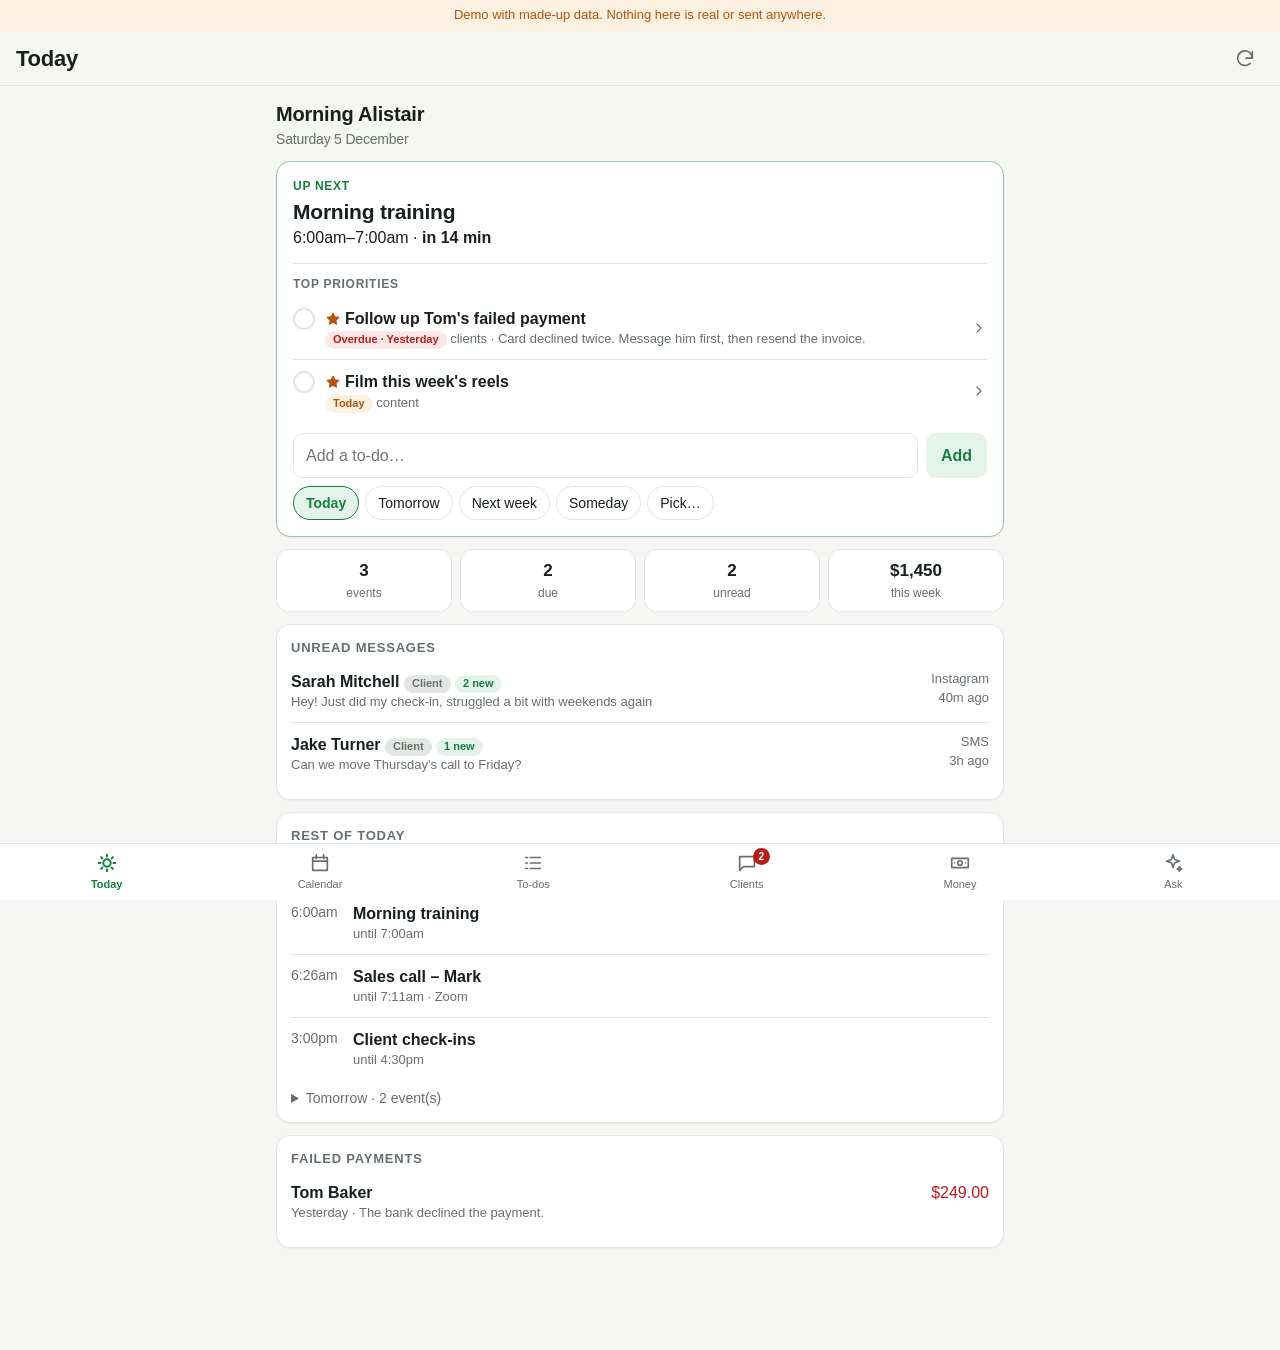
<file: hq-demo.html>
<!doctype html>
<html lang="en-AU">
<head>
  <meta charset="utf-8">
  <meta name="viewport" content="width=device-width, initial-scale=1, viewport-fit=cover">
  <meta name="theme-color" content="#14532d">
  <meta name="apple-mobile-web-app-capable" content="yes">
  <meta name="apple-mobile-web-app-title" content="HQ">
  <meta name="robots" content="noindex, nofollow">
  <title>HQ Demo</title>
    <link rel="icon" href="[data-uri]" type="image/svg+xml">
  <link rel="apple-touch-icon" href="/static/apple-touch-icon.png">
  <style>
:root {
  --bg: #f6f7f5;
  --card: #ffffff;
  --text: #17201a;
  --muted: #66706a;
  --line: #e3e6e2;
  --accent: #15803d;
  --accent-soft: #e5f4ea;
  --warn: #b45309;
  --warn-soft: #fdf1e2;
  --bad: #b91c1c;
  --bad-soft: #fde8e8;
  --radius: 14px;
  --shadow: 0 1px 2px rgba(0, 0, 0, .05);
  color-scheme: light;
}
@media (prefers-color-scheme: dark) {
  :root:not([data-theme="light"]) {
    --bg: #0f1411;
    --card: #182019;
    --text: #e7ece8;
    --muted: #94a098;
    --line: #2a332c;
    --accent: #4ade80;
    --accent-soft: #1a3323;
    --warn: #fbbf24;
    --warn-soft: #362a12;
    --bad: #f87171;
    --bad-soft: #3a1a1a;
    --shadow: none;
    color-scheme: dark;
  }
}
:root[data-theme="dark"] {
  --bg: #0f1411; --card: #182019; --text: #e7ece8; --muted: #94a098; --line: #2a332c;
  --accent: #4ade80; --accent-soft: #1a3323; --warn: #fbbf24; --warn-soft: #362a12;
  --bad: #f87171; --bad-soft: #3a1a1a; --shadow: none; color-scheme: dark;
}

* { box-sizing: border-box; }
html, body { margin: 0; }
body {
  background: var(--bg);
  color: var(--text);
  font: 16px/1.45 -apple-system, BlinkMacSystemFont, "Segoe UI", Roboto, sans-serif;
  -webkit-font-smoothing: antialiased;
}
[hidden] { display: none !important; }
button, input, textarea, select { font: inherit; color: inherit; }

.topbar {
  position: sticky; top: 0; z-index: 5;
  display: flex; align-items: center; justify-content: space-between;
  padding: calc(env(safe-area-inset-top) + 12px) 16px 10px;
  background: var(--bg);
  border-bottom: 1px solid var(--line);
}
.topbar h1 { margin: 0; font-size: 22px; letter-spacing: -.01em; }
.icon-btn { border: 0; background: none; font-size: 22px; padding: 4px 8px; cursor: pointer; color: var(--muted); }

.view { max-width: 760px; margin: 0 auto; padding: 14px 16px calc(env(safe-area-inset-bottom) + 90px); }

.tabs {
  position: fixed; bottom: 0; left: 0; right: 0; z-index: 5;
  display: grid; grid-template-columns: repeat(6, 1fr);
  background: var(--card); border-top: 1px solid var(--line);
  padding-bottom: env(safe-area-inset-bottom);
}
.tabs button {
  position: relative; border: 0; background: none; padding: 8px 0 7px; font-size: 11px; color: var(--muted);
  display: flex; flex-direction: column; align-items: center; gap: 3px; cursor: pointer;
}
.tabs button.active { color: var(--accent); font-weight: 600; }

.card {
  background: var(--card); border: 1px solid var(--line); border-radius: var(--radius);
  padding: 14px; margin-bottom: 12px; box-shadow: var(--shadow);
}
.card h2 { margin: 0 0 10px; font-size: 13px; text-transform: uppercase; letter-spacing: .06em; color: var(--muted); }
.card h2 .count { color: var(--accent); }
.muted { color: var(--muted); }
.small { font-size: 13px; }
.error { color: var(--bad); }
.empty { color: var(--muted); font-size: 14px; padding: 4px 0; }

.stats { display: grid; grid-template-columns: repeat(auto-fit, minmax(140px, 1fr)); gap: 10px; }
.stat { background: var(--card); border: 1px solid var(--line); border-radius: var(--radius); padding: 12px 14px; }
.stat .label { font-size: 12px; color: var(--muted); }
.stat .value { font-size: 22px; font-weight: 650; letter-spacing: -.01em; font-variant-numeric: tabular-nums; }
.stat .sub { font-size: 12px; color: var(--muted); }

.list { list-style: none; margin: 0; padding: 0; }
.list > li { padding: 10px 0; border-top: 1px solid var(--line); display: flex; gap: 10px; align-items: flex-start; }
.list > li:first-child { border-top: 0; padding-top: 2px; }
.list .grow { flex: 1; min-width: 0; }
.list .title { font-weight: 550; overflow-wrap: anywhere; }
.list .meta { font-size: 13px; color: var(--muted); overflow-wrap: anywhere; }
.time { font-variant-numeric: tabular-nums; color: var(--muted); font-size: 14px; min-width: 52px; }
.clickable { cursor: pointer; }

.pill { display: inline-block; font-size: 11px; padding: 1px 8px; border-radius: 99px; background: var(--accent-soft); color: var(--accent); font-weight: 600; white-space: nowrap; }
.pill.warn { background: var(--warn-soft); color: var(--warn); }
.pill.bad { background: var(--bad-soft); color: var(--bad); }

.check {
  width: 22px; height: 22px; border-radius: 50%; border: 2px solid var(--line); background: none;
  flex: none; cursor: pointer; margin-top: 1px; padding: 0;
}
.check.done { background: var(--accent); border-color: var(--accent); }
.done-text { text-decoration: line-through; color: var(--muted); }

input[type=text], input[type=password], input[type=number], input[type=date], textarea, select {
  width: 100%; padding: 10px 12px; border: 1px solid var(--line); border-radius: 10px; background: var(--card);
}
textarea { resize: vertical; min-height: 90px; }
.row { display: flex; gap: 8px; flex-wrap: wrap; }
.row > * { flex: 1 1 120px; }
.stack > * + * { margin-top: 8px; }

button.primary, button.secondary, button.ghost {
  border-radius: 10px; padding: 10px 14px; cursor: pointer; font-weight: 600; border: 1px solid transparent;
}
button.primary { background: var(--accent); color: #fff; }
:root[data-theme="dark"] button.primary { color: #06210f; }
@media (prefers-color-scheme: dark) { :root:not([data-theme="light"]) button.primary { color: #06210f; } }
button.secondary { background: var(--accent-soft); color: var(--accent); }
button.ghost { background: none; border-color: var(--line); color: var(--muted); }
button:disabled { opacity: .55; cursor: default; }
.link-btn { border: 0; background: none; color: var(--accent); padding: 0; cursor: pointer; font-weight: 600; font-size: 14px; }

.segmented { display: flex; gap: 6px; margin-bottom: 12px; flex-wrap: wrap; }
.segmented button { border: 1px solid var(--line); background: var(--card); border-radius: 99px; padding: 5px 12px; font-size: 14px; cursor: pointer; }
.segmented button.active { background: var(--accent); color: #fff; border-color: var(--accent); }

.day-head { font-size: 13px; font-weight: 700; color: var(--muted); margin: 14px 0 6px; text-transform: uppercase; letter-spacing: .05em; }
.day-head:first-child { margin-top: 0; }

.thread { display: flex; flex-direction: column; gap: 6px; margin-bottom: 12px; }
.bubble { max-width: 85%; padding: 8px 12px; border-radius: 16px; white-space: pre-wrap; overflow-wrap: anywhere; }
.bubble.them { align-self: flex-start; background: var(--card); border: 1px solid var(--line); }
.bubble.you { align-self: flex-end; background: var(--accent-soft); }
.bubble .at { display: block; font-size: 11px; color: var(--muted); margin-top: 2px; }

.chat { display: flex; flex-direction: column; gap: 8px; }
.chat .bubble.assistant { align-self: flex-start; background: var(--card); border: 1px solid var(--line); }
.chat .bubble.user { align-self: flex-end; background: var(--accent-soft); }
.chat-input { position: sticky; bottom: calc(env(safe-area-inset-bottom) + 64px); background: var(--bg); padding-top: 10px; }
.chat-input textarea { min-height: 52px; }
.suggestions { display: flex; gap: 6px; flex-wrap: wrap; margin-bottom: 10px; }
.suggestions button { border: 1px solid var(--line); background: var(--card); border-radius: 99px; padding: 6px 12px; font-size: 14px; cursor: pointer; }

.bars { display: flex; align-items: flex-end; gap: 4px; height: 110px; margin-top: 6px; }
.bars .bar { flex: 1; background: var(--accent); border-radius: 4px 4px 0 0; min-height: 2px; opacity: .85; }
.bars .bar.partial { opacity: .4; }
.bar-labels { display: flex; gap: 4px; font-size: 10px; color: var(--muted); margin-top: 4px; }
.bar-labels span { flex: 1; text-align: center; overflow: hidden; white-space: nowrap; }

.amount { font-variant-numeric: tabular-nums; white-space: nowrap; }
.amount.in { color: var(--accent); }
.amount.out { color: var(--bad); }

.login { min-height: 100vh; display: grid; place-items: center; padding: 16px; }
.login-card { width: 100%; max-width: 360px; display: flex; flex-direction: column; gap: 10px; }
.brand { font-size: 34px; font-weight: 800; letter-spacing: -.03em; color: var(--accent); }

.toast {
  position: fixed; left: 50%; transform: translateX(-50%); bottom: calc(env(safe-area-inset-bottom) + 76px);
  background: var(--text); color: var(--bg); padding: 9px 16px; border-radius: 99px; font-size: 14px; z-index: 10;
  max-width: calc(100% - 32px);
}
.spinner { color: var(--muted); font-size: 14px; padding: 8px 0; }
details summary { cursor: pointer; color: var(--muted); font-size: 14px; }

/* ---- icons ---- */
.icon { width: 22px; height: 22px; fill: none; stroke: currentColor; stroke-width: 1.8; stroke-linecap: round; stroke-linejoin: round; flex: none; }
.icon.sm { width: 16px; height: 16px; vertical-align: -3px; }
.icon.star { fill: var(--warn); stroke: var(--warn); margin-right: 4px; }
.icon.muted { color: var(--muted); }
.tabs button.active .icon { stroke-width: 2.2; }
.badge {
  position: absolute; top: 4px; left: calc(50% + 6px); min-width: 17px; height: 17px; padding: 0 5px;
  border-radius: 99px; background: var(--bad); color: #fff; font-size: 10px; font-weight: 700; line-height: 17px; text-align: center;
}
#refresh { display: grid; place-items: center; }
#refresh.spin .icon { animation: spin .9s linear infinite; }
@keyframes spin { to { transform: rotate(360deg); } }

/* ---- pull to refresh ---- */
.ptr { height: 0; overflow: hidden; display: grid; place-items: center; color: var(--muted); font-size: 13px; transition: height .15s; }
.ptr.ready span::after { content: " · release"; }

/* ---- loading skeleton ---- */
.skeleton .sk-line { height: 12px; border-radius: 6px; margin: 10px 0; background: linear-gradient(90deg, var(--line) 25%, var(--bg) 50%, var(--line) 75%); background-size: 200% 100%; animation: shimmer 1.2s infinite; }
@keyframes shimmer { to { background-position: -200% 0; } }

/* ---- today ---- */
.greeting { margin: 0 0 12px; font-size: 20px; font-weight: 650; letter-spacing: -.01em; }
.greeting span { display: block; font-size: 14px; font-weight: 400; color: var(--muted); }
.hero { padding: 16px; border-color: color-mix(in srgb, var(--accent) 35%, var(--line)); }
.hero-event { padding-bottom: 14px; margin-bottom: 12px; border-bottom: 1px solid var(--line); }
.eyebrow { font-size: 12px; font-weight: 700; letter-spacing: .06em; text-transform: uppercase; color: var(--accent); margin-bottom: 4px; }
.eyebrow.live::before { content: ""; display: inline-block; width: 8px; height: 8px; border-radius: 50%; background: var(--bad); margin-right: 6px; animation: blink 1.4s infinite; }
@keyframes blink { 50% { opacity: .3; } }
.hero-title { font-size: 21px; font-weight: 700; letter-spacing: -.01em; line-height: 1.25; overflow-wrap: anywhere; }
.countdown { color: var(--text); font-weight: 600; }
.hero-todos .eyebrow { color: var(--muted); }
.quick-add { margin-top: 10px; }
.stat-row { display: grid; grid-template-columns: repeat(auto-fit, minmax(72px, 1fr)); gap: 8px; margin-bottom: 12px; }
.stat-chip {
  background: var(--card); border: 1px solid var(--line); border-radius: 12px; padding: 9px 6px; cursor: pointer;
  display: flex; flex-direction: column; align-items: center; gap: 1px; min-width: 0;
}
.stat-chip strong { font-size: 17px; font-variant-numeric: tabular-nums; white-space: nowrap; overflow: hidden; text-overflow: ellipsis; max-width: 100%; }
.stat-chip span { font-size: 12px; color: var(--muted); }
.stat-chip:active { transform: scale(.97); }
.clamp { display: -webkit-box; -webkit-line-clamp: 2; -webkit-box-orient: vertical; overflow: hidden; }

/* ---- chips ---- */
.chips { display: flex; gap: 6px; flex-wrap: wrap; }
.chip {
  border: 1px solid var(--line); background: var(--card); border-radius: 99px; padding: 6px 12px; font-size: 14px; cursor: pointer;
  display: inline-flex; align-items: center; gap: 4px;
}
.chip.on { background: var(--accent-soft); border-color: var(--accent); color: var(--accent); font-weight: 600; }
.chips { position: relative; }
input.visually-hidden { position: absolute; left: 0; bottom: 0; width: 1px !important; height: 1px; padding: 0; border: 0; opacity: 0; pointer-events: none; }
.editor .row > * { flex: 0 0 auto; }

/* ---- to-dos ---- */
.list > li.todo { display: block; padding: 0; }
.list > li.todo + li.todo { border-top: 1px solid var(--line); }
.swipe { position: relative; overflow: hidden; }
.swipe-bg { position: absolute; inset: 0; display: flex; align-items: center; gap: 4px; padding-left: 14px; background: var(--accent); color: #fff; font-weight: 600; font-size: 14px; border-radius: 10px; }
.swipe-fg { position: relative; display: flex; gap: 10px; align-items: flex-start; padding: 10px 0; background: var(--card); touch-action: pan-y; }
.check { display: grid; place-items: center; color: #fff; }
.todo-body { all: unset; flex: 1; min-width: 0; cursor: pointer; display: block; }
.todo-body:focus-visible { outline: 2px solid var(--accent); outline-offset: 2px; border-radius: 6px; }
.todo-body .title, .todo-body .meta { display: block; }
.editor { padding: 2px 0 12px 32px; }
.hint { margin: -4px 0 10px; }
button.ghost.danger { color: var(--bad); border-color: color-mix(in srgb, var(--bad) 40%, var(--line)); }

/* ---- clients ---- */
.pill.subtle { background: var(--line); color: var(--muted); }
.meta.right { text-align: right; white-space: nowrap; }
.thread-head { align-items: center; justify-content: space-between; margin-bottom: 10px; }
.composer textarea.pulse { animation: pulse 1.2s ease-in-out infinite; }
@keyframes pulse { 50% { border-color: var(--accent); } }
button.send { width: 100%; padding: 13px 14px; font-size: 16px; }

/* ---- money ---- */
.stats.three { grid-template-columns: repeat(3, 1fr); }
.stats.three .value { font-size: 18px; }
.up { color: var(--accent); font-weight: 600; }
.down { color: var(--bad); font-weight: 600; }
.chart { margin-top: 14px; }
.chart-readout { font-size: 14px; color: var(--muted); margin-bottom: 6px; min-height: 22px; }
.chart-readout strong { font-size: 18px; color: var(--text); font-variant-numeric: tabular-nums; }
.chart-body { display: flex; gap: 6px; }
.axis { display: flex; flex-direction: column; justify-content: space-between; font-size: 10px; color: var(--muted); text-align: right; height: 120px; padding: 0 0 0; min-width: 44px; font-variant-numeric: tabular-nums; }
.axis span:nth-child(2) { transform: translateY(0); }
.chart-plot { position: relative; flex: 1; height: 120px; }
.gridlines { position: absolute; inset: 0; display: flex; flex-direction: column; justify-content: space-between; pointer-events: none; }
.gridlines i { border-top: 1px dashed var(--line); }
.chart-plot .bars { position: absolute; inset: 0; height: auto; margin: 0; }
.bars button.bar { border: 0; padding: 0; cursor: pointer; flex: 1; background: var(--accent); border-radius: 4px 4px 0 0; opacity: .55; }
.bars button.bar.partial { opacity: .3; }
.bars button.bar.sel { opacity: 1; }
.chart .bar-labels { margin-left: 50px; }

/* ---- ask ---- */
.chat .status { display: flex; align-items: center; gap: 8px; color: var(--muted); font-size: 14px; }
.dots { width: 18px; height: 6px; background: radial-gradient(circle, var(--muted) 2.5px, transparent 3px) 0 0 / 6px 6px repeat-x; animation: dots 1s steps(3) infinite; }
@keyframes dots { from { width: 6px; } to { width: 24px; } }
.chat-input { align-items: flex-end; flex-wrap: nowrap; }
.chat-input textarea { min-height: 44px; resize: none; }
.icon-btn.mic { width: 44px; height: 44px; border: 1px solid var(--line); border-radius: 10px; background: var(--card); display: grid; place-items: center; }
.icon-btn.mic.on { color: #fff; background: var(--bad); border-color: var(--bad); animation: blink 1.2s infinite; }
.chat .suggestions { margin-top: 4px; }

/* ---- toast ---- */
.toast { display: flex; align-items: center; gap: 14px; }
.toast-undo { border: 0; background: none; color: var(--accent-soft); font-weight: 700; cursor: pointer; padding: 0; }
.day-head.now { color: var(--accent); }

/* ---- calendar editing ---- */
.list > li.event { display: block; }
.event-row { all: unset; display: flex; gap: 10px; align-items: flex-start; width: 100%; cursor: pointer; }
.event-row:focus-visible { outline: 2px solid var(--accent); outline-offset: 2px; border-radius: 6px; }
.event-row .title, .event-row .meta { display: block; }
.event-editor { padding: 10px 0 4px; }
.event-editor input[type=time] { min-width: 0; }
.add-event { width: 100%; margin-bottom: 12px; padding: 12px; }
a.button-link { display: inline-block; text-decoration: none; border-radius: 10px; padding: 11px 16px; font-weight: 600; background: var(--accent); color: #fff; }
.card.connect { border-color: color-mix(in srgb, var(--accent) 35%, var(--line)); }

/* ---- task screen ---- */
.row-chevron { align-self: center; }
.task-head { align-items: center; justify-content: space-between; margin-bottom: 10px; flex-wrap: nowrap; }
.save-status { white-space: nowrap; }
.task-card { padding: 16px; }
.task-top { display: flex; gap: 12px; align-items: flex-start; margin-bottom: 14px; }
.check.big { width: 28px; height: 28px; margin-top: 3px; }
textarea.task-title {
  border: 0; padding: 0; background: none; resize: none; min-height: 0; overflow: hidden;
  font-size: 21px; font-weight: 700; line-height: 1.3; letter-spacing: -.01em;
}
textarea.task-title:focus { outline: none; box-shadow: inset 0 -2px 0 var(--accent); }
.field { display: grid; grid-template-columns: 74px 1fr; gap: 10px; align-items: start; padding: 10px 0; border-top: 1px solid var(--line); }
.field > label { font-size: 13px; color: var(--muted); padding-top: 7px; }
textarea.task-notes { min-height: 84px; resize: none; overflow: hidden; line-height: 1.5; }
.subtasks { list-style: none; margin: 0 0 8px; padding: 0; }
.subtask { display: flex; align-items: center; gap: 10px; padding: 4px 0; border-top: 1px solid var(--line); }
.subtask:first-child { border-top: 0; }
.check.small-check { width: 20px; height: 20px; margin: 0; }
input.subtask-title { border: 0; background: none; padding: 8px 0; flex: 1; min-width: 0; border-radius: 0; }
input.subtask-title:focus { outline: none; box-shadow: inset 0 -2px 0 var(--accent); }
input.subtask-title.done-text { text-decoration: line-through; color: var(--muted); }
.add-sub { flex-wrap: nowrap; }
.comments { list-style: none; margin: 0 0 10px; padding: 0; }
.comments li { padding: 8px 0; border-top: 1px solid var(--line); }
.comments li:first-child { border-top: 0; }
.comment-text { white-space: pre-wrap; overflow-wrap: anywhere; }
.comment-form { flex-wrap: nowrap; align-items: flex-end; }
.comment-form textarea { min-height: 44px; resize: none; }
.delete-task { width: 100%; margin: 4px 0 12px; }
@media (max-width: 380px) { .field { grid-template-columns: 1fr; gap: 4px; } .field > label { padding-top: 0; } }
.task-head .row > * { flex: 0 0 auto; }
.chip.on .icon { fill: currentColor; }

.demo-banner{background:var(--warn-soft);color:var(--warn);font-size:13px;text-align:center;padding:6px 16px;}
</style>
</head>
<body>
  <div id="login" class="login" hidden>
    <form id="login-form" class="card login-card">
      <div class="brand">HQ</div>
      <p class="muted">Your day, clients and money in one place.</p>
      <input id="password" type="password" autocomplete="current-password" placeholder="Password" required>
      <button type="submit" class="primary">Log in</button>
      <p id="login-error" class="error" role="alert"></p>
    </form>
  </div>

  <div id="app" hidden>
    <div class="demo-banner">Demo with made-up data. Nothing here is real or sent anywhere.</div>
    <div id="ptr" class="ptr" aria-hidden="true"><span>↓ Pull to refresh</span></div>
    <header class="topbar">
      <h1 id="view-title">Today</h1>
      <button id="refresh" class="icon-btn" aria-label="Refresh"></button>
    </header>
    <main id="view" class="view"></main>
    <nav class="tabs" aria-label="Sections">
      <button data-tab="today" class="active">Today</button>
      <button data-tab="calendar">Calendar</button>
      <button data-tab="todos">To-dos</button>
      <button data-tab="clients">Clients<span id="clients-badge" class="badge" hidden></span></button>
      <button data-tab="money">Money</button>
      <button data-tab="ask">Ask</button>
    </nav>
  </div>

  <div id="toast" class="toast" role="status" hidden></div>
  <script>
// Demo mode: answers the app's API calls in the browser with made-up data. Nothing leaves this page.
(function () {
  // Embedded viewers can block confirm() (it returns false instantly) and pushState; keep the demo usable there.
  const nativeConfirm = window.confirm.bind(window);
  window.confirm = (msg) => { const t = Date.now(); let ok = false; try { ok = nativeConfirm(msg); } catch (e) {} return ok || Date.now() - t < 30; };
  const nativePush = history.pushState.bind(history);
  history.pushState = (...args) => { try { nativePush(...args); } catch (e) {} };
  const TZ = "Australia/Sydney";
  const day = (n = 0) => { const d = new Date(Date.now() + n * 86400000); return new Intl.DateTimeFormat("en-CA", { timeZone: TZ }).format(d); };
  const off = (() => { const p = new Intl.DateTimeFormat("en-US", { timeZone: TZ, timeZoneName: "longOffset" }).formatToParts(new Date()).find((x) => x.type === "timeZoneName").value; return p.replace("GMT", "") || "+00:00"; })();
  const addDay = (iso) => { const d = new Date(iso + "T12:00:00Z"); d.setUTCDate(d.getUTCDate() + 1); return d.toISOString().slice(0, 10); };
  const at = (n, hm) => `${day(n)}T${hm}:00${off}`;
  const ago = (mins) => new Date(Date.now() - mins * 60000).toISOString();

  const events = [];
  for (let i = 0; i < 14; i++) events.push({ title: "Morning training", start: at(i, "06:00"), end: at(i, "07:00"), all_day: false, location: "" });
  // A call 40 minutes from now, so the "Up next" card always has something to show in the demo.
  const hm = (ms) => new Intl.DateTimeFormat("en-GB", { timeZone: TZ, hour: "2-digit", minute: "2-digit", hourCycle: "h23" }).format(new Date(ms));
  const soon = Date.now() + 40 * 60000;
  if (hm(soon) > hm(Date.now())) events.push({ title: "Sales call – Mark", start: at(0, hm(soon)), end: at(0, hm(soon + 45 * 60000) > hm(soon) ? hm(soon + 45 * 60000) : "23:59"), all_day: false, location: "Zoom" });
  events.push({ title: "Client check-ins", start: at(0, "15:00"), end: at(0, "16:30"), all_day: false, location: "" });
  events.push({ title: "Content shoot", start: at(1, "14:00"), end: at(1, "16:00"), all_day: false, location: "Studio" });
  events.push({ title: "Team meeting", start: at(3, "09:00"), end: at(3, "09:45"), all_day: false, location: "Google Meet" });
  events.push({ title: "School holidays", start: at(0, "00:00"), end: at(1, "00:00"), all_day: true, location: "" });

  events.forEach((e, i) => Object.assign(e, { id: "ev" + i, calendar: "primary", url: "https://calendar.google.com/", editable: true }));
  let nextId = 10;
  let todos = [
    { id: 1, title: "Film this week's reels", notes: "", due: day(0), area: "content", priority: 1, done: false },
    { id: 2, title: "Follow up Tom's failed payment", notes: "", due: day(-1), area: "clients", priority: 1, done: false },
    { id: 3, title: "Write Sarah's new meal plan", notes: "", due: day(2), area: "clients", priority: 0, done: false },
    { id: 4, title: "Review ad spend", notes: "", due: day(4), area: "business", priority: 0, done: false },
    { id: 5, title: "Book physio", notes: "", due: null, area: "health", priority: 0, done: false },
  ];
  const projects = [{ id: "p1", name: "Clients" }, { id: "p2", name: "Content" }, { id: "p3", name: "Admin" }];
  const projectFor = { clients: "p1", content: "p2", business: "p3" };
  todos.forEach((t) => Object.assign(t, { url: "https://app.asana.com/", project_id: projectFor[t.area] || "", subtasks: [], comments: [] }));
  todos[1].notes = "Card declined twice. Message him first, then resend the invoice.";
  todos[0].subtasks = [{ id: "s1", title: "Write 3 hooks", done: true }, { id: "s2", title: "Film in the gym", done: false }, { id: "s3", title: "Edit + captions", done: false }];
  todos[0].comments = [{ id: "c1", text: "Use the new mic for these.", author: "Alistair", at: ago(1500) }];
  let money = [
    { id: 1, date: day(-1), amount: -89, category: "software", note: "GoHighLevel" },
    { id: 2, date: day(-3), amount: -450, category: "ads", note: "Meta" },
    { id: 3, date: day(-5), amount: -64.5, category: "food", note: "" },
  ];
  const convos = [
    { id: "c1", contact_id: "k1", name: "Sarah Mitchell", last_message: "Hey! Just did my check-in, struggled a bit with weekends again", last_message_at: ago(40), last_direction: "inbound", unread: 2, channel: "Instagram", send_type: "IG", tags: ["client"],
      messages: [{ from: "you", text: "How did the week go?", at: ago(1500) }, { from: "them", text: "Hey! Just did my check-in, struggled a bit with weekends again", at: ago(40) }] },
    { id: "c2", contact_id: "k2", name: "Jake Turner", last_message: "Can we move Thursday's call to Friday?", last_message_at: ago(190), last_direction: "inbound", unread: 1, channel: "SMS", send_type: "SMS", tags: ["client"],
      messages: [{ from: "them", text: "Can we move Thursday's call to Friday?", at: ago(190) }] },
    { id: "c3", contact_id: "k3", name: "Priya N", last_message: "Thanks for the plan!", last_message_at: ago(1600), last_direction: "outbound", unread: 0, channel: "Email", send_type: "", tags: [],
      messages: [{ from: "them", text: "Thanks for the plan!", at: ago(1600) }] },
  ];
  let drafts = [];
  const chat = [];

  const weekly = [];
  const monday = (() => { const d = new Date(day(0) + "T12:00:00Z"); d.setUTCDate(d.getUTCDate() - ((d.getUTCDay() + 6) % 7)); return d; })();
  [3120, 2480, 3360, 2990, 3210, 2750, 3890, 2640, 3540, 3080, 3310, 1450].forEach((amt, i) => {
    const d = new Date(monday); d.setUTCDate(d.getUTCDate() - (11 - i) * 7); weekly.push({ week_of: d.toISOString().slice(0, 10), amount: amt });
  });
  const failed = [{ date: day(-1), amount: 249, customer: "Tom Baker", reason: "The bank declined the payment." }];
  const stripe = () => ({ configured: true, currency: "AUD", balance_available: 18432.5, balance_pending: 4120, active_subscriptions: 37,
    this_week: 1450, this_month: 4780, last_month: 13240, last_month_to_date: 4210, weekly, failed, as_of: at(0, new Intl.DateTimeFormat("en-GB", { timeZone: TZ, hour: "2-digit", minute: "2-digit" }).format(new Date())) });

  const sortTodos = (list) => list.slice().sort((a, b) => (a.done - b.done) || ((a.due === null) - (b.due === null)) || String(a.due).localeCompare(String(b.due)) || (b.priority - a.priority) || (a.id - b.id));
  const summary = (c) => { const { messages, ...rest } = c; return rest; };
  const draftText = {
    c1: "Weekends get everyone mate, you're not alone there. What's the main thing that throws you off, social stuff or just less routine?",
    c2: "No stress Jake, Friday works. Same time suit you?",
  };
  const replies = [
    [/day|today|schedule/i, () => `Here's today:\n\n• 6:00am Morning training\n• 11:30am Sales call – Mark (Zoom)\n• 3:00pm Client check-ins\n\nDue today: film this week's reels. Overdue: follow up Tom's failed payment ($249).`],
    [/repl|message|inbox/i, () => "Two people are waiting on you:\n\n• Sarah Mitchell (Instagram, 40m ago): struggling with weekends\n• Jake Turner (SMS, 3h ago): wants to move Thursday's call to Friday\n\nWant me to draft replies to both?"],
    [/revenue|money|stripe/i, () => "This month you've collected $4,780 so far (the month is only partly through, so it isn't comparable to last month's $13,240 yet). This week: $1,450. 37 active subscriptions, and one failed payment from Tom Baker ($249)."],
    [/week|plan/i, () => "Suggested week:\n\n• Today: reels + Tom's payment\n• Tomorrow: content shoot 2–4pm\n• Sat: Sarah's meal plan (due then)\n• Mon: review ad spend\n\nWant me to add any of these as to-dos?"],
  ];

  const json = (data, status = 200) => Promise.resolve(new Response(JSON.stringify(data), { status, headers: { "Content-Type": "application/json" } }));
  const sleep = (ms) => new Promise((r) => setTimeout(r, ms));
  // Streams events one per line, like the real /api/chat/stream.
  const ndjson = (producer) => new Response(new ReadableStream({
    async start(controller) {
      const enc = new TextEncoder();
      await producer(async (ev) => controller.enqueue(enc.encode(JSON.stringify(ev) + "\n")));
      controller.close();
    },
  }), { status: 200, headers: { "Content-Type": "application/x-ndjson" } });
  const delay = (ms, v) => new Promise((r) => setTimeout(() => r(v), ms));

  window.fetch = async function (url, opts = {}) {
    const u = new URL(url, "http://demo");
    const path = u.pathname, method = (opts.method || "GET").toUpperCase();
    const body = opts.body ? JSON.parse(opts.body) : {};
    let m;
    if (path === "/api/me") return json({ ok: true, timezone: TZ, currency: "AUD", connected: { calendar: true, inbox: true, stripe: true, asana: true, google: { configured: true, connected: true, account: "alistair@theleanlifestyleblueprint.com.au" } } });
    if (path === "/api/login" || path === "/api/logout") return json({ ok: true });
    if (path === "/api/today") {
      const t = day(0), open = sortTodos(todos.filter((x) => !x.done));
      return json({ date: t, events: { configured: true, errors: 0, events: events.filter((e) => e.start.slice(0, 10) <= day(1)).sort((a, b) => a.start.localeCompare(b.start)) },
        todos_due: open.filter((x) => x.due && x.due <= t), todos_important: open.filter((x) => x.priority && !(x.due && x.due <= t)).slice(0, 5),
        open_todos: open.length, unread: { configured: true, conversations: convos.filter((c) => c.unread).map(summary) }, drafts,
        money: (({ this_week, this_month }) => ({ configured: true, this_week, this_month, failed }))(stripe()) });
    }
    if (path === "/api/calendar") {
      const start = u.searchParams.get("start") || day(0), days = Number(u.searchParams.get("days") || 7);
      const end = (() => { const d = new Date(start + "T12:00:00Z"); d.setUTCDate(d.getUTCDate() + days); return d.toISOString().slice(0, 10); })();
      return json({ configured: true, source: "google", editable: true, errors: 0, events: events.filter((e) => e.start.slice(0, 10) >= start && e.start.slice(0, 10) < end).sort((a, b) => a.start.localeCompare(b.start)) });
    }
    if (path === "/api/calendar/events" && method === "POST") {
      const start = body.start_time ? `${body.date}T${body.start_time}:00${off}` : `${body.date}T00:00:00${off}`;
      const endMs = body.start_time ? Date.parse(start) + body.duration_minutes * 60000 : Date.parse(start) + 86400000;
      const endHm = new Intl.DateTimeFormat("en-GB", { timeZone: TZ, hour: "2-digit", minute: "2-digit", hourCycle: "h23" }).format(new Date(endMs));
      const ev = { id: "ev" + nextId++, calendar: "primary", url: "https://calendar.google.com/", editable: true, title: body.title, location: body.location || "",
        all_day: !body.start_time, start, end: body.start_time ? `${body.date}T${endHm}:00${off}` : `${addDay(body.date)}T00:00:00${off}` };
      events.push(ev); return json(ev);
    }
    if ((m = path.match(/^\/api\/calendar\/events\/([^/]+)$/))) {
      const ev = events.find((e) => e.id === decodeURIComponent(m[1]));
      if (method === "DELETE") { events.splice(events.indexOf(ev), 1); return json({ ok: true }); }
      const len = Date.parse(ev.end) - Date.parse(ev.start);
      const d = body.date || ev.start.slice(0, 10);
      if (body.title) ev.title = body.title;
      if (body.location !== undefined) ev.location = body.location;
      if (body.start_time) {
        ev.all_day = false; ev.start = `${d}T${body.start_time}:00${off}`;
        const endMs = Date.parse(ev.start) + (body.duration_minutes ? body.duration_minutes * 60000 : len);
        ev.end = `${d}T${new Intl.DateTimeFormat("en-GB", { timeZone: TZ, hour: "2-digit", minute: "2-digit", hourCycle: "h23" }).format(new Date(endMs))}:00${off}`;
      }
      return json(ev);
    }
    if (path === "/api/google/disconnect") return json({ ok: true });
    if (path === "/api/todos" && method === "GET") return json(sortTodos(u.searchParams.get("include_done") === "true" ? todos : todos.filter((x) => !x.done)));
    if (path === "/api/todos" && method === "POST") { const t = { id: nextId++, notes: "", area: "business", priority: 0, done: false, ...body }; todos.push(t); return json(t); }
    if ((m = path.match(/^\/api\/todos\/(\d+)\/subtasks$/))) {
      const t = todos.find((x) => x.id === Number(m[1]));
      const sub = { id: "s" + nextId++, title: body.title, done: false }; t.subtasks.push(sub); return json(sub);
    }
    if ((m = path.match(/^\/api\/todos\/(\d+)\/subtasks\/([^/]+)$/))) {
      const t = todos.find((x) => x.id === Number(m[1]));
      const sub = t.subtasks.find((x) => x.id === m[2]);
      if (method === "DELETE") { t.subtasks = t.subtasks.filter((x) => x !== sub); return json({ ok: true }); }
      Object.assign(sub, body); return json(sub);
    }
    if ((m = path.match(/^\/api\/todos\/(\d+)\/comments$/))) {
      const t = todos.find((x) => x.id === Number(m[1]));
      const c = { id: "c" + nextId++, text: body.text, author: "Alistair", at: new Date().toISOString() }; t.comments.push(c); return json(c);
    }
    if ((m = path.match(/^\/api\/todos\/(\d+)$/))) {
      const t = todos.find((x) => x.id === Number(m[1]));
      if (!t) return json({ detail: "That to-do no longer exists" }, 404);
      if (method === "GET") return json({ ...t, supports_comments: true, projects });
      if (method === "DELETE") { todos = todos.filter((x) => x !== t); return json({ ok: true }); }
      if ("project" in body) { t.project_id = body.project; t.area = (projects.find((p) => p.id === body.project) || { name: "My Tasks" }).name; delete body.project; }
      Object.assign(t, body, body.due === "" ? { due: null } : {}); return json(t);
    }
    if (path === "/api/inbox") return json({ conversations: convos.filter((c) => u.searchParams.get("unread") !== "true" || c.unread).map(summary) });
    if ((m = path.match(/^\/api\/inbox\/([^/]+)\/draft$/))) {
      const c = convos.find((x) => x.id === m[1]);
      drafts = drafts.filter((d) => d.conversation_id !== c.id);
      const d = { id: nextId++, conversation_id: c.id, contact_id: c.contact_id, contact_name: c.name, channel: c.channel, text: body.instructions ? `${draftText[c.id] || "Hey!"} (${body.instructions})` : (draftText[c.id] || "Hey! Thanks for reaching out."), status: "draft" };
      drafts.unshift(d); return delay(900, json(d));
    }
    if ((m = path.match(/^\/api\/inbox\/([^/]+)\/send$/))) {
      const c = convos.find((x) => x.id === m[1]);
      c.messages.push({ from: "you", text: body.text, at: new Date().toISOString() });
      Object.assign(c, { last_message: body.text, last_direction: "outbound", last_message_at: new Date().toISOString(), unread: 0 });
      drafts = drafts.filter((d) => d.conversation_id !== c.id);
      return json({ ok: true, message_id: "demo" });
    }
    if ((m = path.match(/^\/api\/inbox\/([^/]+)$/))) { const c = convos.find((x) => x.id === decodeURIComponent(m[1])); c.unread = 0; return json({ ...c, draft: drafts.find((d) => d.conversation_id === c.id) || null }); }
    if ((m = path.match(/^\/api\/drafts\/(\d+)\/discard$/))) { drafts = drafts.filter((d) => d.id !== Number(m[1])); return json({ ok: true }); }
    if (path === "/api/finance") {
      const month = day(0).slice(0, 8) + "01", cur = money.filter((e) => e.date >= month), byCat = {};
      cur.forEach((e) => (byCat[e.category] = (byCat[e.category] || 0) + e.amount));
      const mIn = cur.filter((e) => e.amount >= 0).reduce((s, e) => s + e.amount, 0), mOut = cur.filter((e) => e.amount < 0).reduce((s, e) => s + e.amount, 0);
      return json({ stripe: stripe(), log: { month_in: mIn, month_out: mOut, month_net: mIn + mOut, by_category: byCat, recent: money.slice().sort((a, b) => b.date.localeCompare(a.date)) } });
    }
    if (path === "/api/money" && method === "POST") { const e = { id: nextId++, date: body.date || day(0), amount: body.amount, category: (body.category || "other").toLowerCase(), note: body.note || "" }; money.push(e); return json(e); }
    if ((m = path.match(/^\/api\/money\/(\d+)$/))) { money = money.filter((e) => e.id !== Number(m[1])); return json({ ok: true }); }
    if (path === "/api/chat" && method === "GET") return json({ chat_id: 1, messages: chat });
    if (path === "/api/chat/new") { chat.length = 0; return json({ chat_id: 1 }); }
    if (path === "/api/chat/stream" && method === "POST") {
      const add = body.message.match(/(?:add|remind me to)\s+(.+)/i);
      const hit = replies.find(([re]) => re.test(body.message));
      return ndjson(async (emit) => {
        let reply, tools = [];
        if (add) {
          await emit({ type: "status", text: "Adding a to-do…" }); await sleep(700);
          const tomorrow = /tomorrow/i.test(add[1]);
          const t = { id: nextId++, title: add[1].replace(/\s+tomorrow$/i, ""), notes: "", due: tomorrow ? day(1) : day(0), area: "business", priority: 0, done: false, url: "https://app.asana.com/" };
          todos.push(t); tools = ["add_todo"];
          reply = `Added "${t.title}" for ${tomorrow ? "tomorrow" : "today"}.`;
        } else if (hit) {
          await emit({ type: "status", text: "Checking your calendar…" }); await sleep(600);
          await emit({ type: "status", text: "Looking at your to-dos…" }); await sleep(500);
          tools = ["get_schedule", "list_todos"]; reply = hit[1]();
        } else {
          reply = "In the real app I'd look this up across your calendar, to-dos, inbox and Stripe. This demo only has a few canned answers. Try \"what's my day look like?\" or \"add call Jake tomorrow\".";
        }
        for (const word of reply.match(/\S+\s*/g)) { await emit({ type: "text", delta: word }); await sleep(25); }
        chat.push({ role: "user", text: body.message }, { role: "assistant", text: reply });
        await emit({ type: "done", tools });
      });
    }
    if (path === "/api/chat" && method === "POST") {
      const add = body.message.match(/(?:add|remind me to)\s+(.+)/i);
      let reply, tools = [];
      if (add) { const t = { id: nextId++, title: add[1].replace(/\s+tomorrow$/i, ""), notes: "", due: /tomorrow/i.test(add[1]) ? day(1) : day(0), area: "business", priority: 0, done: false }; todos.push(t); reply = `Added "${t.title}" for ${/tomorrow/i.test(add[1]) ? "tomorrow" : "today"}.`; tools = ["add_todo"]; }
      else { const hit = replies.find(([re]) => re.test(body.message)); reply = hit ? hit[1]() : "In the real app I'd look this up across your calendar, to-dos, inbox and Stripe. This demo only has a few canned answers. Try \"what's my day look like?\" or \"add call Jake tomorrow\"."; tools = hit ? ["get_schedule", "list_todos"] : []; }
      chat.push({ role: "user", text: body.message }, { role: "assistant", text: reply });
      return delay(1100, json({ reply, tools }));
    }
    return json({ detail: "Not in the demo" }, 404);
  };
})();

</script>
<script>
"use strict";

// ---------- helpers ----------

const $ = (sel) => document.querySelector(sel);
const view = $("#view");
let me = { currency: "AUD", timezone: "Australia/Sydney", connected: {} };

// Builds DOM nodes. Text is always set as text, never as HTML, because inbox content comes from other people.
function h(tag, attrs = {}, ...children) {
  const el = document.createElement(tag);
  for (const [k, v] of Object.entries(attrs || {})) {
    if (v === null || v === undefined || v === false) continue;
    if (k === "class") el.className = v;
    else if (k.startsWith("on")) el.addEventListener(k.slice(2), v);
    else if (k === "value") el.value = v;
    else el.setAttribute(k, v === true ? "" : v);
  }
  for (const c of children.flat(Infinity)) {
    if (c === null || c === undefined || c === false) continue;
    el.append(c instanceof Node ? c : document.createTextNode(String(c)));
  }
  return el;
}

// Line icons (24px grid, stroke-based).
const ICONS = {
  today: ["M12 3v2", "M12 19v2", "M5.6 5.6l1.4 1.4", "M17 17l1.4 1.4", "M3 12h2", "M19 12h2", "M5.6 18.4L7 17", "M17 7l1.4-1.4", "M12 8a4 4 0 1 0 0 8a4 4 0 1 0 0-8z"],
  calendar: ["M4 6h16v14H4z", "M4 10h16", "M8 3v4", "M16 3v4"],
  todos: ["M4 6h2", "M4 12h2", "M4 18h2", "M9 6h11", "M9 12h11", "M9 18h11"],
  clients: ["M4 5h16v11H8l-4 4z"],
  money: ["M3 7h18v10H3z", "M12 9.5a2.5 2.5 0 1 0 0 5a2.5 2.5 0 1 0 0-5z", "M6 12h.01", "M18 12h.01"],
  ask: ["M12 3l1.8 5.2L19 10l-5.2 1.8L12 17l-1.8-5.2L5 10l5.2-1.8z", "M19 16l.7 1.8L21.5 18.5l-1.8.7L19 21l-.7-1.8-1.8-.7 1.8-.7z"],
  refresh: ["M20 11a8 8 0 1 0-2.3 5.7", "M20 4v7h-7"],
  star: ["M12 3.5l2.6 5.3 5.9.9-4.3 4.1 1 5.8L12 16.9l-5.2 2.7 1-5.8-4.3-4.1 5.9-.9z"],
  mic: ["M12 3a3 3 0 0 0-3 3v6a3 3 0 0 0 6 0V6a3 3 0 0 0-3-3z", "M5 11a7 7 0 0 0 14 0", "M12 18v3"],
  check: ["M5 12.5l4.5 4.5L19 7.5"],
  chevron: ["M9 6l6 6-6 6"],
};
function icon(name, cls = "icon") {
  const NS = "http://www.w3.org/2000/svg";
  const svg = document.createElementNS(NS, "svg");
  svg.setAttribute("viewBox", "0 0 24 24");
  svg.setAttribute("class", cls);
  svg.setAttribute("aria-hidden", "true");
  for (const d of ICONS[name] || []) {
    const p = document.createElementNS(NS, "path");
    p.setAttribute("d", d);
    svg.append(p);
  }
  return svg;
}

async function api(path, opts = {}) {
  const res = await fetch(path, {
    method: opts.method || "GET",
    headers: opts.body ? { "Content-Type": "application/json" } : {},
    body: opts.body ? JSON.stringify(opts.body) : undefined,
    credentials: "same-origin",
  });
  if (res.status === 401 && path !== "/api/login") { showLogin(); throw new Error("Please log in"); }
  const data = await res.json().catch(() => ({}));
  if (!res.ok) throw new Error(data.detail || `Request failed (${res.status})`);
  return data;
}

function toast(msg, undo) {
  const t = $("#toast");
  t.replaceChildren(h("span", {}, msg));
  if (undo) t.append(h("button", { class: "toast-undo", onclick: () => { t.hidden = true; undo(); } }, "Undo"));
  t.hidden = false;
  clearTimeout(toast._t);
  toast._t = setTimeout(() => (t.hidden = true), undo ? 5000 : 2800);
}

const money = (n) => (n === null || n === undefined) ? "—" :
  new Intl.NumberFormat("en-AU", { style: "currency", currency: me.currency, maximumFractionDigits: Math.abs(n) >= 1000 ? 0 : 2 }).format(n);

function todayISO() {
  return new Intl.DateTimeFormat("en-CA", { timeZone: me.timezone }).format(new Date());
}
function addDays(iso, n) {
  const d = new Date(iso + "T12:00:00Z");
  d.setUTCDate(d.getUTCDate() + n);
  return d.toISOString().slice(0, 10);
}
function nextMonday(iso) {
  const dow = new Date(iso + "T12:00:00Z").getUTCDay(); // 0 = Sunday
  return addDays(iso, ((8 - dow) % 7) || 7);
}
function dayLabel(iso) {
  const t = todayISO();
  if (iso === t) return "Today";
  if (iso === addDays(t, 1)) return "Tomorrow";
  if (iso === addDays(t, -1)) return "Yesterday";
  return new Date(iso + "T12:00:00Z").toLocaleDateString("en-AU", { weekday: "short", day: "numeric", month: "short", timeZone: "UTC" });
}
// Event times come back already in the HQ timezone with an offset; show the wall-clock part as-is.
const clock = (isoDateTime) => {
  const [hh, mm] = isoDateTime.slice(11, 16).split(":").map(Number);
  const ampm = hh >= 12 ? "pm" : "am";
  return `${((hh + 11) % 12) + 1}:${String(mm).padStart(2, "0")}${ampm}`;
};
function ago(iso) {
  if (!iso) return "";
  const s = (Date.now() - new Date(iso).getTime()) / 1000;
  if (s < 60) return "just now";
  if (s < 3600) return `${Math.floor(s / 60)}m ago`;
  if (s < 86400) return `${Math.floor(s / 3600)}h ago`;
  return `${Math.floor(s / 86400)}d ago`;
}
function untilText(ms) {
  const mins = Math.round(ms / 60000);
  if (mins <= 0) return "now";
  if (mins < 60) return `in ${mins} min`;
  const hrs = Math.floor(mins / 60), rest = mins % 60;
  return rest ? `in ${hrs}h ${rest}m` : `in ${hrs}h`;
}
const notConnected = (what, how) => h("div", { class: "empty" }, `${what} isn't connected yet. ${how}`);
const errorBox = (e) => h("div", { class: "error small" }, e.message || String(e));
const skeleton = () => [1, 2, 3].map((n) => h("div", { class: "card skeleton" },
  h("div", { class: "sk-line", style: "width:35%" }), h("div", { class: "sk-line" }), h("div", { class: "sk-line", style: `width:${50 + n * 10}%` })));
const isClientTag = (tags) => (tags || []).some((t) => /client/i.test(t));

// ---------- data cache ----------
// Screens show what they last loaded straight away, then refresh quietly in the background.

const cache = new Map();
function loader(useCache) {
  const state = { usedCache: false };
  state.load = async (path) => {
    if (useCache && cache.has(path)) { state.usedCache = true; return cache.get(path); }
    const data = await api(path);
    cache.set(path, data);
    if (path === "/api/today") setBadge((data.unread.conversations || []).length);
    if (path === "/api/inbox?unread=false") setBadge(data.conversations.filter((c) => c.unread).length);
    return data;
  };
  return state;
}

function setBadge(n) {
  const b = $("#clients-badge");
  b.textContent = n > 9 ? "9+" : String(n);
  b.hidden = !n;
}

// ---------- shared pieces ----------

function eventList(events) {
  if (!events.length) return h("div", { class: "empty" }, "Nothing scheduled.");
  return h("ul", { class: "list" }, events.map((e) => h("li", {},
    h("div", { class: "time" }, e.all_day ? "All day" : clock(e.start)),
    h("div", { class: "grow" },
      h("div", { class: "title" }, e.title),
      (e.location || !e.all_day) ? h("div", { class: "meta" },
        [!e.all_day ? `until ${clock(e.end)}` : "", e.location].filter(Boolean).join(" · ")) : null,
    ),
  )));
}

// Quick date choice: Today / Tomorrow / Next week / Someday, or pick a date.
function datePicker(initial, onChange, { someday = true } = {}) {
  let value = initial || null;
  const iso = todayISO();
  const options = [["Today", iso], ["Tomorrow", addDays(iso, 1)], ["Next week", nextMonday(iso)]];
  if (someday) options.push(["Someday", null]);
  const native = h("input", { type: "date", class: "visually-hidden", tabindex: "-1", "aria-hidden": "true" });
  const wrap = h("div", { class: "chips", role: "group", "aria-label": "Due date" });
  function paint() {
    const picked = value && !options.some(([, v]) => v === value);
    wrap.replaceChildren(
      ...options.map(([label, v]) => h("button", {
        type: "button", class: "chip" + (value === v ? " on" : ""), "aria-pressed": value === v ? "true" : "false",
        onclick: () => { value = v; paint(); onChange && onChange(value); },
      }, label)),
      h("button", {
        type: "button", class: "chip" + (picked ? " on" : ""),
        onclick: () => { native.value = value || iso; native.showPicker ? native.showPicker() : native.click(); },
      }, picked ? dayLabel(value) : "Pick…"),
      native,
    );
  }
  native.addEventListener("change", () => { if (native.value) { value = native.value; paint(); onChange && onChange(value); } });
  paint();
  return { el: wrap, get: () => value };
}

const ASANA = (t) => t.url && t.url.startsWith("https://app.asana.com/");

async function patchTodo(t, body, after) {
  await api(`/api/todos/${t.id}`, { method: "PATCH", body });
  after();
}

async function completeTodo(t, after) {
  await patchTodo(t, { done: true }, after);
  toast("Done ✓", () => patchTodo(t, { done: false }, after));
}

// A to-do row: tap the circle or swipe right to complete, tap the text to open the task.
function todoItem(t, after) {
  const iso = todayISO();
  let due = null;
  if (t.due) {
    const cls = t.due < iso ? "pill bad" : t.due === iso ? "pill warn" : "pill";
    due = h("span", { class: cls }, t.due < iso ? `Overdue · ${dayLabel(t.due)}` : dayLabel(t.due));
  }
  const li = h("li", { class: "todo" });
  const fg = h("div", { class: "swipe-fg" },
    h("button", {
      class: "check" + (t.done ? " done" : ""), "aria-label": t.done ? "Mark not done" : "Mark done",
      onclick: () => (t.done ? patchTodo(t, { done: false }, after) : completeTodo(t, after)),
    }, t.done ? icon("check", "icon sm") : null),
    h("button", { class: "grow todo-body", onclick: () => go("todos", t.id) },
      h("span", { class: "title" + (t.done ? " done-text" : "") }, t.priority ? icon("star", "icon sm star") : null, t.title),
      h("span", { class: "meta" }, due, due ? " " : "", t.area, t.notes ? ` · ${t.notes.split("\n")[0]}` : ""),
    ),
    icon("chevron", "icon sm muted row-chevron"),
  );
  li.append(h("div", { class: "swipe" }, h("div", { class: "swipe-bg" }, icon("check", "icon sm"), " Done"), fg));
  if (!t.done) enableSwipe(fg, () => completeTodo(t, after));
  return li;
}

function enableSwipe(el, onDone) {
  let x0 = null, y0 = 0, dx = 0, dragging = false;
  el.addEventListener("pointerdown", (e) => { if (e.pointerType === "mouse") return; x0 = e.clientX; y0 = e.clientY; dx = 0; dragging = false; });
  el.addEventListener("pointermove", (e) => {
    if (x0 === null) return;
    dx = e.clientX - x0;
    const dy = e.clientY - y0;
    if (!dragging && Math.abs(dx) > 12 && Math.abs(dx) > Math.abs(dy) * 1.5) { dragging = true; el.setPointerCapture(e.pointerId); }
    if (dragging) el.style.transform = `translateX(${Math.max(0, Math.min(dx, 140))}px)`;
  });
  const end = () => {
    if (x0 === null) return;
    x0 = null;
    el.style.transition = "transform .18s ease";
    el.style.transform = dragging && dx > 90 ? "translateX(100%)" : "";
    setTimeout(() => (el.style.transition = ""), 200);
    if (dragging && dx > 90) setTimeout(onDone, 160);
    if (dragging) el.addEventListener("click", (ev) => { ev.stopPropagation(); ev.preventDefault(); }, { capture: true, once: true });
  };
  el.addEventListener("pointerup", end);
  el.addEventListener("pointercancel", end);
}

function quickAdd(after) {
  const input = h("input", { type: "text", placeholder: "Add a to-do…", "aria-label": "New to-do", enterkeyhint: "done" });
  const due = datePicker(todayISO());
  return h("form", {
    class: "stack quick-add",
    onsubmit: async (ev) => {
      ev.preventDefault();
      if (!input.value.trim()) return;
      await api("/api/todos", { method: "POST", body: { title: input.value.trim(), due: due.get(), area: "business" } });
      input.value = "";
      toast("Added");
      after();
    },
  }, h("div", { class: "row" }, input, h("button", { class: "secondary", type: "submit", style: "flex:0 0 auto" }, "Add")), due.el);
}

function conversationItem(c) {
  return h("li", { class: "clickable", onclick: () => go("clients", c.id) },
    h("div", { class: "grow" },
      h("div", { class: "title" }, c.name, " ",
        h("span", { class: "pill subtle" }, isClientTag(c.tags) ? "Client" : "Lead"), " ",
        c.unread ? h("span", { class: "pill" }, `${c.unread} new`) : null),
      h("div", { class: "meta" }, c.last_direction === "outbound" ? "You: " : "", c.last_message || "(no text)"),
    ),
    h("div", { class: "meta right" }, c.channel, h("br"), ago(c.last_message_at)),
  );
}

// ---------- the full task screen ----------

// Lists elsewhere are out of date once a task changes.
function forgetTodos() {
  for (const key of [...cache.keys()]) if (key.startsWith("/api/todos") || key === "/api/today") cache.delete(key);
}

function autoGrow(el) {
  const fit = () => { el.style.height = "auto"; el.style.height = el.scrollHeight + 2 + "px"; };
  el.addEventListener("input", fit);
  setTimeout(fit, 0);
  return el;
}

async function taskView(id) {
  const t = await api(`/api/todos/${encodeURIComponent(id)}`); // always fresh: you may edit straight away
  $("#view-title").textContent = "Task";
  const base = `/api/todos/${encodeURIComponent(id)}`;
  const status = h("span", { class: "save-status muted small", "aria-live": "polite" });
  let pending = 0;

  async function save(body, quiet) {
    pending++;
    status.textContent = "Saving…";
    try {
      const updated = await api(base, { method: "PATCH", body });
      Object.assign(t, updated);
      forgetTodos();
      if (--pending === 0) status.textContent = "Saved ✓";
      if (!quiet) toast("Saved");
    } catch (e) {
      pending--;
      status.textContent = "Not saved";
      toast(e.message);
    }
  }

  // Title and done
  const check = h("button", { class: "check big" + (t.done ? " done" : ""), "aria-label": t.done ? "Mark not done" : "Mark done" }, t.done ? icon("check", "icon sm") : null);
  const title = autoGrow(h("textarea", { class: "task-title", rows: 1, "aria-label": "Task name", value: t.title }));
  title.addEventListener("keydown", (e) => { if (e.key === "Enter") { e.preventDefault(); title.blur(); } });
  title.addEventListener("blur", () => {
    const v = title.value.trim();
    if (!v) { title.value = t.title; return; }
    if (v !== t.title) save({ title: v }, true);
  });
  check.addEventListener("click", async () => {
    const done = !t.done;
    await save({ done }, true);
    check.classList.toggle("done", t.done);
    check.replaceChildren(t.done ? icon("check", "icon sm") : "");
    title.classList.toggle("done-text", t.done);
    if (t.done) toast("Done ✓", async () => { await save({ done: false }, true); check.classList.remove("done"); check.replaceChildren(); title.classList.remove("done-text"); });
  });
  if (t.done) title.classList.add("done-text");

  // Details
  const due = datePicker(t.due, (v) => save({ due: v || "" }, true));
  const star = h("button", { type: "button", class: "chip" + (t.priority ? " on" : "") }, icon("star", "icon sm"), " Important");
  star.addEventListener("click", () => { const on = !t.priority; star.classList.toggle("on", on); save({ priority: on ? 1 : 0 }, true); });
  const project = h("select", { "aria-label": "Project" },
    me.connected.asana ? h("option", { value: "" }, "No project (My Tasks only)") : null,
    t.projects.map((p) => { const o = h("option", { value: p.id }, p.name); if (p.id === t.project_id) o.selected = true; return o; }));
  project.addEventListener("change", () => save({ project: project.value }, true));

  // Notes save as you type, a moment after you stop.
  const notes = autoGrow(h("textarea", { class: "task-notes", rows: 3, placeholder: "Add notes, links, details…", value: t.notes || "" }));
  let notesTimer = null;
  const saveNotes = () => { clearTimeout(notesTimer); if (notes.value !== (t.notes || "")) save({ notes: notes.value }, true); };
  notes.addEventListener("input", () => { clearTimeout(notesTimer); status.textContent = "Editing…"; notesTimer = setTimeout(saveNotes, 900); });
  notes.addEventListener("blur", saveNotes);

  // Subtasks
  const subList = h("ul", { class: "subtasks" });
  const doneCount = h("span", { class: "count" });
  const paintCount = () => {
    const n = subList.querySelectorAll(".subtask").length, d = subList.querySelectorAll(".subtask .check.done").length;
    doneCount.textContent = n ? ` ${d}/${n}` : "";
  };
  function subRow(sub) {
    const box = h("button", { class: "check small-check" + (sub.done ? " done" : ""), "aria-label": sub.done ? "Mark not done" : "Mark done" }, sub.done ? icon("check", "icon sm") : null);
    const name = h("input", { type: "text", value: sub.title, "aria-label": "Subtask", class: "subtask-title" + (sub.done ? " done-text" : "") });
    const row = h("li", { class: "subtask" }, box, name,
      h("button", { class: "icon-btn small", "aria-label": "Delete subtask", onclick: async () => {
        row.remove(); paintCount();
        try { await api(`${base}/subtasks/${sub.id}`, { method: "DELETE" }); } catch (e) { toast(e.message); }
      } }, "×"));
    box.addEventListener("click", async () => {
      sub.done = !sub.done;
      box.classList.toggle("done", sub.done); box.replaceChildren(sub.done ? icon("check", "icon sm") : "");
      name.classList.toggle("done-text", sub.done); paintCount();
      try { await api(`${base}/subtasks/${sub.id}`, { method: "PATCH", body: { done: sub.done } }); } catch (e) { toast(e.message); }
    });
    name.addEventListener("keydown", (e) => { if (e.key === "Enter") name.blur(); });
    name.addEventListener("blur", async () => {
      const v = name.value.trim();
      if (!v) { name.value = sub.title; return; }
      if (v === sub.title) return;
      sub.title = v;
      try { await api(`${base}/subtasks/${sub.id}`, { method: "PATCH", body: { title: v } }); status.textContent = "Saved ✓"; } catch (e) { toast(e.message); }
    });
    return row;
  }
  t.subtasks.forEach((sub) => subList.append(subRow(sub)));
  paintCount();
  const newSub = h("input", { type: "text", placeholder: "Add a subtask…", enterkeyhint: "done", "aria-label": "New subtask" });
  const addSub = h("form", { class: "row add-sub", onsubmit: async (e) => {
    e.preventDefault();
    const v = newSub.value.trim();
    if (!v) return;
    newSub.value = "";
    try { subList.append(subRow(await api(`${base}/subtasks`, { method: "POST", body: { title: v } }))); paintCount(); forgetTodos(); }
    catch (err) { toast(err.message); newSub.value = v; }
    newSub.focus();
  } }, newSub, h("button", { class: "secondary", type: "submit", style: "flex:0 0 auto" }, "Add"));

  // Comments (Asana only)
  let comments = null;
  if (t.supports_comments) {
    const list = h("ul", { class: "comments" }, t.comments.map(commentRow));
    const box = autoGrow(h("textarea", { rows: 2, placeholder: "Write a comment…", "aria-label": "Comment" }));
    const send = h("button", { class: "secondary", type: "submit", style: "flex:0 0 auto" }, "Comment");
    comments = h("div", { class: "card" }, h("h2", {}, "Comments ", h("span", { class: "count" }, t.comments.length || "")),
      t.comments.length ? null : h("div", { class: "empty small no-comments" }, "No comments yet."),
      list,
      h("form", { class: "row comment-form", onsubmit: async (e) => {
        e.preventDefault();
        const v = box.value.trim();
        if (!v) return;
        send.disabled = true;
        try { list.append(commentRow(await api(`${base}/comments`, { method: "POST", body: { text: v } }))); box.value = ""; comments.querySelector(".no-comments")?.remove(); }
        catch (err) { toast(err.message); }
        send.disabled = false;
      } }, box, send));
  }

  return [
    h("div", { class: "row task-head" },
      h("button", { class: "link-btn", style: "flex:0 0 auto", onclick: () => history.length > 1 ? history.back() : go("todos") }, "← To-dos"),
      h("span", { class: "row", style: "flex:0 0 auto;gap:12px;align-items:center" }, status,
        ASANA(t) ? h("a", { href: t.url, target: "_blank", rel: "noopener", class: "link-btn small" }, "Asana ↗") : null)),
    h("div", { class: "card task-card" },
      h("div", { class: "task-top" }, check, title),
      h("div", { class: "field" }, h("label", {}, "Due"), due.el),
      h("div", { class: "field" }, h("label", {}, "Project"), project),
      h("div", { class: "field" }, h("label", {}, "Priority"), h("div", { class: "chips" }, star)),
      h("div", { class: "field" }, h("label", {}, "Notes"), notes),
    ),
    h("div", { class: "card" }, h("h2", {}, "Subtasks", doneCount), subList, addSub),
    comments,
    h("button", { class: "ghost danger delete-task", onclick: async () => {
      if (!confirm(`Delete "${t.title}"${ASANA(t) ? " from Asana" : ""}?`)) return;
      try { await api(base, { method: "DELETE" }); forgetTodos(); toast("Deleted"); go("todos"); } catch (e) { toast(e.message); }
    } }, "Delete task"),
  ];
}

function commentRow(c) {
  return h("li", {}, h("div", { class: "meta" }, c.author || "You", c.at ? ` · ${ago(c.at)}` : ""), h("div", { class: "comment-text" }, c.text));
}

const statChip = (value, label, tab) => h("button", { class: "stat-chip", onclick: () => go(tab) }, h("strong", {}, value), h("span", {}, label));

// ---------- views ----------

const views = {};

function upNext(events) {
  const now = Date.now();
  const timed = events.filter((e) => !e.all_day && Date.parse(e.end) > now).sort((a, b) => Date.parse(a.start) - Date.parse(b.start));
  const e = timed[0];
  if (!e) return h("div", { class: "hero-event" }, h("div", { class: "eyebrow" }, "Up next"), h("div", { class: "hero-title" }, "Nothing else today"), h("div", { class: "meta" }, "Your calendar is clear."));
  const live = Date.parse(e.start) <= now;
  const when = h("span", { class: "countdown", "data-start": e.start, "data-end": e.end });
  updateCountdown(when);
  return h("div", { class: "hero-event" },
    h("div", { class: "eyebrow" + (live ? " live" : "") }, live ? "Happening now" : "Up next"),
    h("div", { class: "hero-title" }, e.title),
    h("div", { class: "meta" }, `${clock(e.start)}–${clock(e.end)}`, " · ", when, e.location ? ` · ${e.location}` : ""),
  );
}

function updateCountdown(el) {
  const start = Date.parse(el.dataset.start), end = Date.parse(el.dataset.end), now = Date.now();
  el.textContent = start <= now ? `until ${clock(el.dataset.end)} (${untilText(end - now).replace("in ", "")} left)` : untilText(start - now);
}
setInterval(() => document.querySelectorAll(".countdown").forEach(updateCountdown), 30000);

views.today = async (_arg, { load }) => {
  const d = await load("/api/today");
  const iso = d.date;
  // The feed covers today and tomorrow; anything that starts on or before today is on today.
  const todayEvents = d.events.events.filter((e) => e.start.slice(0, 10) <= iso);
  const tomorrowEvents = d.events.events.filter((e) => e.start.slice(0, 10) === addDays(iso, 1));
  const unread = d.unread.conversations || [];
  const hour = Number(new Intl.DateTimeFormat("en-AU", { hour: "numeric", hourCycle: "h23", timeZone: me.timezone }).format(new Date()));
  const greeting = hour < 12 ? "Morning" : hour < 17 ? "Afternoon" : "Evening";
  const top = [...d.todos_due, ...d.todos_important].slice(0, 3);
  const more = d.todos_due.length + d.todos_important.length - top.length;
  const refresh = () => render({ fresh: true });

  return [
    h("p", { class: "greeting" }, `${greeting} Alistair`,
      h("span", {}, new Date().toLocaleDateString("en-AU", { weekday: "long", day: "numeric", month: "long", timeZone: me.timezone }))),
    h("div", { class: "card hero" },
      d.events.configured ? upNext(todayEvents) : notConnected("Your calendar", "Add HQ_CALENDAR_ICS_URLS."),
      h("div", { class: "hero-todos" },
        h("div", { class: "eyebrow" }, "Top priorities"),
        top.length ? h("ul", { class: "list" }, top.map((t) => todoItem(t, refresh))) : h("div", { class: "empty" }, "Nothing urgent. Nice."),
        more > 0 ? h("button", { class: "link-btn small", onclick: () => go("todos") }, `See ${more} more →`) : null,
        quickAdd(refresh),
      ),
    ),
    h("div", { class: "stat-row" },
      d.events.configured ? statChip(todayEvents.filter((e) => !e.all_day).length, "events", "calendar") : null,
      statChip(d.todos_due.length, "due", "todos"),
      d.unread.configured ? statChip(unread.length, "unread", "clients") : null,
      d.money.configured && !d.money.error ? statChip(money(d.money.this_week), "this week", "money") : null,
    ),
    d.drafts.length ? h("div", { class: "card" }, h("h2", {}, "Reply drafts waiting for you"),
      h("ul", { class: "list" }, d.drafts.map((dr) => h("li", { class: "clickable", onclick: () => go("clients", dr.conversation_id) },
        h("div", { class: "grow" }, h("div", { class: "title" }, dr.contact_name), h("div", { class: "meta clamp" }, dr.text)), icon("chevron", "icon sm muted"))))) : null,
    h("div", { class: "card" }, h("h2", {}, "Unread messages"),
      !d.unread.configured ? notConnected("Your inbox", "Add GHL_API_TOKEN and GHL_LOCATION_ID.")
        : d.unread.error ? h("div", { class: "error small" }, d.unread.error)
        : unread.length ? h("ul", { class: "list" }, unread.map(conversationItem)) : h("div", { class: "empty" }, "Inbox zero 🙌"),
    ),
    d.events.configured ? h("div", { class: "card" }, h("h2", {}, "Rest of today"),
      eventList(todayEvents),
      d.events.errors ? h("div", { class: "error small" }, "One of your calendars didn't load.") : null,
      tomorrowEvents.length ? h("details", { style: "margin-top:8px" }, h("summary", {}, `Tomorrow · ${tomorrowEvents.length} event(s)`), eventList(tomorrowEvents)) : null,
    ) : null,
    d.money.failed && d.money.failed.length ? h("div", { class: "card" }, h("h2", {}, "Failed payments"),
      h("ul", { class: "list" }, d.money.failed.slice(0, 5).map((f) => h("li", {},
        h("div", { class: "grow" }, h("div", { class: "title" }, f.customer || "Unknown customer"), h("div", { class: "meta" }, `${dayLabel(f.date)} · ${f.reason}`)),
        h("div", { class: "amount out" }, money(f.amount)))))) : null,
  ];
};

const DURATIONS = [[15, "15 min"], [30, "30 min"], [45, "45 min"], [60, "1 hour"], [90, "1.5 hours"], [120, "2 hours"], [180, "3 hours"]];
const minutesBetween = (a, b) => Math.round((Date.parse(b) - Date.parse(a)) / 60000);

// Add or edit a Google Calendar event. `ev` is null for a new event.
function eventEditor(ev, after, onCancel) {
  const title = h("input", { type: "text", value: ev ? ev.title : "", placeholder: "What's on?", "aria-label": "Event title", required: true });
  const day = datePicker(ev ? ev.start.slice(0, 10) : todayISO(), null, { someday: false });
  let allDay = ev ? ev.all_day : false;
  const time = h("input", { type: "time", value: ev && !ev.all_day ? ev.start.slice(11, 16) : "09:00", "aria-label": "Start time", step: "300" });
  const currentLen = ev && !ev.all_day ? minutesBetween(ev.start, ev.end) : 60;
  const duration = h("select", { "aria-label": "Length" },
    [...DURATIONS.some(([m]) => m === currentLen) ? [] : [[currentLen, `${currentLen} min`]], ...DURATIONS]
      .map(([m, label]) => { const o = h("option", { value: m }, label); if (m === currentLen) o.selected = true; return o; }));
  const location = h("input", { type: "text", value: ev ? ev.location : "", placeholder: "Location (optional)" });
  const allDayBtn = h("button", { type: "button", class: "chip" + (allDay ? " on" : ""), onclick: () => { allDay = !allDay; paintTime(); } }, "All day");
  const timeRow = h("div", { class: "row" }, time, duration);
  const paintTime = () => { allDayBtn.classList.toggle("on", allDay); timeRow.hidden = allDay; };
  paintTime();
  const save = h("button", { type: "submit", class: "primary", style: "flex:0 0 auto" }, ev ? "Save" : "Add to calendar");

  return h("form", {
    class: "editor event-editor stack",
    onsubmit: async (e) => {
      e.preventDefault();
      if (!title.value.trim()) return;
      save.disabled = true;
      const body = { title: title.value.trim(), date: day.get(), start_time: allDay ? "" : time.value, duration_minutes: Number(duration.value), location: location.value };
      try {
        if (ev) await api(`/api/calendar/events/${encodeURIComponent(ev.id)}?calendar_id=${encodeURIComponent(ev.calendar)}`, { method: "PATCH", body });
        else await api("/api/calendar/events", { method: "POST", body });
        toast(ev ? "Event updated" : "Added to your calendar");
        after();
      } catch (err) { toast(err.message); save.disabled = false; }
    },
  },
    title, day.el, h("div", { class: "chips" }, allDayBtn), timeRow, location,
    h("div", { class: "row", style: "align-items:center" },
      ev && ev.url ? h("a", { href: ev.url, target: "_blank", rel: "noopener", class: "link-btn small", style: "flex:0 0 auto" }, "Open in Google ↗") : null,
      h("span", { style: "flex:1" }),
      ev ? h("button", {
        type: "button", class: "ghost danger", style: "flex:0 0 auto",
        onclick: async () => {
          if (!confirm(`Delete "${ev.title}" from your Google Calendar?`)) return;
          try {
            await api(`/api/calendar/events/${encodeURIComponent(ev.id)}?calendar_id=${encodeURIComponent(ev.calendar)}`, { method: "DELETE" });
            toast("Deleted");
            after();
          } catch (err) { toast(err.message); }
        },
      }, "Delete") : h("button", { type: "button", class: "ghost", style: "flex:0 0 auto", onclick: onCancel }, "Cancel"),
      save),
  );
}

function editableEventList(events, after) {
  if (!events.length) return h("div", { class: "empty" }, "Nothing scheduled.");
  return h("ul", { class: "list" }, events.map((e) => {
    const li = h("li", { class: "event" });
    li.append(h("button", {
      class: "event-row", "aria-expanded": "false",
      onclick: () => {
        const open = li.querySelector(".editor");
        if (open) { open.remove(); return; }
        li.append(eventEditor(e, after));
      },
    },
      h("span", { class: "time" }, e.all_day ? "All day" : clock(e.start)),
      h("span", { class: "grow" },
        h("span", { class: "title" }, e.title),
        (e.location || !e.all_day) ? h("span", { class: "meta" }, [!e.all_day ? `until ${clock(e.end)}` : "", e.location].filter(Boolean).join(" · ")) : null),
    ));
    return li;
  }));
}

function connectGoogleCard(reconnect) {
  const g = me.connected.google || {};
  if (!g.configured) {
    return h("div", { class: "card" }, h("h2", {}, "Google Calendar"),
      h("p", { class: "muted small", style: "margin:0" }, "Not set up yet. Add GOOGLE_CLIENT_ID and GOOGLE_CLIENT_SECRET in Railway, then come back here to connect."));
  }
  return h("div", { class: "card connect" },
    h("h2", {}, reconnect ? "Reconnect Google Calendar" : "Google Calendar"),
    h("p", { class: "small", style: "margin:0 0 10px" }, reconnect
      ? "Google stopped accepting HQ's access, so your events can't load. Connect again to fix it."
      : "Connect your Google account so HQ can show your events and add or move them for you."),
    h("a", { class: "primary button-link", href: "/api/google/connect" }, "Connect Google Calendar"),
    h("p", { class: "muted small", style: "margin:10px 0 0" }, "Do this on your computer the first time. If Google warns the app is unverified, choose Advanced → Go to HQ."),
  );
}

let calStart = null;
let addingEvent = false;
views.calendar = async (_arg, { load }) => {
  calStart = calStart || todayISO();
  const days = 7;
  const d = await load(`/api/calendar?start=${calStart}&days=${days}`);
  const g = me.connected.google || {};
  if (!d.configured) return connectGoogleCard(false);
  const byDay = {};
  for (let i = 0; i < days; i++) byDay[addDays(calStart, i)] = [];
  for (const e of d.events) {
    // Multi-day and all-day events show on every day they cover.
    for (let i = 0; i < days; i++) {
      const day = addDays(calStart, i);
      const endDay = e.end.slice(0, 10);
      if (e.start.slice(0, 10) <= day && (endDay > day || (endDay === day && !e.all_day) || e.start.slice(0, 10) === day)) byDay[day].push(e);
    }
  }
  const refresh = () => { addingEvent = false; render({ fresh: true }); };
  const list = (evs) => (d.editable ? editableEventList(evs, refresh) : eventList(evs));
  return [
    d.needs_reconnect ? connectGoogleCard(true) : null,
    d.editable ? (addingEvent
      ? h("div", { class: "card" }, h("h2", {}, "New event"), eventEditor(null, refresh, () => { addingEvent = false; render(); }))
      : h("button", { class: "primary add-event", onclick: () => { addingEvent = true; render(); } }, "+ Add event")) : null,
    h("div", { class: "segmented" },
      h("button", { onclick: () => { calStart = addDays(calStart, -7); render(); } }, "← Prev"),
      h("button", { class: calStart === todayISO() ? "active" : "", onclick: () => { calStart = todayISO(); render(); } }, "This week"),
      h("button", { onclick: () => { calStart = addDays(calStart, 7); render(); } }, "Next →"),
    ),
    d.errors && !d.needs_reconnect ? h("div", { class: "error small" }, "Your calendar didn't fully load. Pull down to try again.") : null,
    h("div", { class: "card" }, Object.entries(byDay).map(([day, evs]) => [h("div", { class: "day-head" + (day === todayISO() ? " now" : "") }, dayLabel(day)), list(evs)])),
    d.source === "google"
      ? h("p", { class: "muted small" }, `Google Calendar${g.account ? ` · ${g.account}` : ""}. Tap an event to move or delete it. `,
        h("button", { class: "link-btn small", onclick: async () => {
          if (!confirm("Disconnect Google Calendar from HQ?")) return;
          await api("/api/google/disconnect", { method: "POST" });
          me.connected.google = { ...g, connected: false, account: "" };
          me.connected.calendar = false;
          cache.clear();
          render({ fresh: true });
        } }, "Disconnect"))
      : [g.configured && !g.connected ? connectGoogleCard(false) : null, h("p", { class: "muted small" }, "Read-only calendar link.")],
  ];
};

let todoFilter = "open";
views.todos = async (taskId, { load }) => {
  if (taskId) return taskView(taskId);
  const todos = await load(`/api/todos?include_done=${todoFilter === "done"}`);
  const iso = todayISO();
  const shown = todoFilter === "done" ? todos.filter((t) => t.done) : todos;
  const groups = todoFilter === "done" ? [["Done", shown]] : [
    ["Overdue", shown.filter((t) => t.due && t.due < iso)],
    ["Today", shown.filter((t) => t.due === iso)],
    ["Upcoming", shown.filter((t) => t.due && t.due > iso)],
    ["Someday", shown.filter((t) => !t.due)],
  ];
  const refresh = () => render({ fresh: true });
  return [
    h("div", { class: "card" }, quickAdd(refresh)),
    h("div", { class: "segmented" },
      ["open", "done"].map((f) => h("button", { class: todoFilter === f ? "active" : "", onclick: () => { todoFilter = f; render(); } }, f === "open" ? "Open" : "Done"))),
    h("p", { class: "muted small hint" },
      todoFilter === "done" ? (me.connected.asana ? "Completed in Asana in the last 14 days." : "")
        : `Swipe right or tap the circle to complete. Tap a to-do to open it.${me.connected.asana ? " Synced with your Asana My Tasks." : ""}`),
    groups.filter(([, items]) => items.length).map(([name, items]) =>
      h("div", { class: "card" }, h("h2", {}, name, " ", h("span", { class: "count" }, items.length)), h("ul", { class: "list" }, items.map((t) => todoItem(t, refresh))))),
    shown.length ? null : h("div", { class: "empty" }, todoFilter === "done" ? "Nothing completed yet." : "All clear."),
  ];
};

let inboxFilter = "all";
views.clients = async (conversationId, { load }) => {
  if (conversationId) return threadView(conversationId, load);
  if (!me.connected.inbox) return h("div", { class: "card" }, notConnected("Your GoHighLevel inbox", "Add GHL_API_TOKEN and GHL_LOCATION_ID."));
  const d = await load(`/api/inbox?unread=${inboxFilter === "unread"}`);
  return [
    h("div", { class: "segmented" },
      ["all", "unread"].map((f) => h("button", { class: inboxFilter === f ? "active" : "", onclick: () => { inboxFilter = f; render(); } }, f === "all" ? "All" : "Unread"))),
    h("div", { class: "card" }, d.conversations.length ? h("ul", { class: "list" }, d.conversations.map(conversationItem)) : h("div", { class: "empty" }, "No conversations.")),
  ];
};

const QUICK_PROMPTS = [
  ["Check in", "Friendly check-in on how they're going"],
  ["Encourage", "Encourage them and keep them motivated"],
  ["Reschedule", "Agree to reschedule and offer a time"],
  ["Book a call", "Suggest a quick call and ask what time suits"],
];

async function threadView(id, load) {
  const c = await load(`/api/inbox/${encodeURIComponent(id)}`);
  $("#view-title").textContent = c.name;
  const box = h("textarea", { placeholder: c.send_type ? `Reply on ${c.channel}…` : "", value: c.draft ? c.draft.text : "", rows: 3 });
  const instructions = h("input", { type: "text", placeholder: "Or tell Claude what to say…" });
  let draftId = c.draft ? c.draft.id : null;

  async function draft(text) {
    if (text !== undefined) instructions.value = text;
    draftBtn.disabled = true; draftBtn.textContent = "Drafting…";
    box.classList.add("pulse");
    try {
      const dr = await api(`/api/inbox/${encodeURIComponent(id)}/draft`, { method: "POST", body: { instructions: instructions.value } });
      box.value = dr.text; draftId = dr.id;
    } catch (e) { toast(e.message); }
    box.classList.remove("pulse");
    draftBtn.disabled = false; draftBtn.textContent = "✦ Draft";
  }
  const draftBtn = h("button", { class: "secondary", type: "button", style: "flex:0 0 auto", onclick: () => draft() }, "✦ Draft");

  const sendBtn = h("button", {
    class: "primary send", type: "button",
    onclick: async () => {
      const text = box.value.trim();
      if (!text) { toast("Write or draft a reply first"); return; }
      if (!confirm(`Send this to ${c.name} on ${c.channel}?\n\n${text}`)) return;
      sendBtn.disabled = true;
      try {
        await api(`/api/inbox/${encodeURIComponent(id)}/send`, { method: "POST", body: { text, draft_id: draftId } });
        toast("Sent");
        render({ fresh: true });
      } catch (e) { toast(e.message); sendBtn.disabled = false; }
    },
  }, `Send on ${c.channel}`);

  const thread = h("div", { class: "thread" }, c.messages.length ? c.messages.map((m) =>
    h("div", { class: `bubble ${m.from}` }, m.text, h("span", { class: "at" }, ago(m.at)))) : h("div", { class: "empty" }, "No messages."));
  setTimeout(() => thread.lastElementChild && thread.lastElementChild.scrollIntoView({ block: "nearest" }), 0);

  return [
    h("div", { class: "row thread-head" },
      h("button", { class: "link-btn", style: "flex:0 0 auto", onclick: () => go("clients") }, "← All"),
      h("span", { class: "muted small", style: "text-align:right" },
        h("span", { class: "pill subtle" }, isClientTag(c.tags) ? "Client" : "Lead"), " ", c.channel)),
    thread,
    c.send_type ? h("div", { class: "card stack composer" },
      h("div", { class: "chips" }, QUICK_PROMPTS.map(([label, text]) => h("button", { type: "button", class: "chip", onclick: () => draft(text) }, label))),
      h("div", { class: "row" }, instructions, draftBtn),
      box,
      sendBtn,
      h("div", { class: "row", style: "align-items:center" },
        h("span", { class: "muted small" }, "Nothing is sent until you press Send and confirm."),
        draftId ? h("button", { class: "link-btn small", style: "flex:0 0 auto", onclick: async () => { await api(`/api/drafts/${draftId}/discard`, { method: "POST" }); render({ fresh: true }); } }, "Discard draft") : null),
    ) : h("div", { class: "card muted small" }, `Replying on ${c.channel} isn't supported here yet. Reply in GoHighLevel.`),
  ];
}

function weeklyChart(weeks) {
  const max = Math.max(1, ...weeks.map((w) => w.amount));
  const readout = h("div", { class: "chart-readout" });
  const bars = h("div", { class: "bars", role: "group", "aria-label": "Cash collected per week" });
  const select = (i) => {
    const w = weeks[i];
    readout.replaceChildren(h("strong", {}, money(w.amount)), h("span", {}, ` week of ${dayLabel(w.week_of)}${i === weeks.length - 1 ? " (so far)" : ""}`));
    bars.querySelectorAll(".bar").forEach((b, j) => b.classList.toggle("sel", j === i));
  };
  weeks.forEach((w, i) => bars.append(h("button", {
    class: "bar" + (i === weeks.length - 1 ? " partial" : ""), style: `height:${Math.max(2, (w.amount / max) * 100)}%`,
    "aria-label": `Week of ${w.week_of}: ${money(w.amount)}`, onclick: () => select(i),
  })));
  select(weeks.length - 1);
  return h("div", { class: "chart" },
    readout,
    h("div", { class: "chart-body" },
      h("div", { class: "axis" }, h("span", {}, money(max)), h("span", {}, money(max / 2)), h("span", {}, "$0")),
      h("div", { class: "chart-plot" }, h("div", { class: "gridlines" }, h("i"), h("i"), h("i")), bars)),
    h("div", { class: "bar-labels" }, weeks.map((w, i) => h("span", {}, (weeks.length - 1 - i) % 2 ? "" : `${Number(w.week_of.slice(8, 10))}/${Number(w.week_of.slice(5, 7))}`))),
    h("div", { class: "muted small", style: "margin-top:6px" }, "Tap a bar for its total. Net of refunds; the latest week is partial."),
  );
}

function versus(now, before) {
  if (!before) return "";
  const pct = Math.round(((now - before) / before) * 100);
  return `${pct >= 0 ? "▲" : "▼"} ${Math.abs(pct)}%`;
}

views.money = async (_arg, { load }) => {
  const d = await load("/api/finance");
  const s = d.stripe;
  const log = d.log;
  const weeks = (s.weekly || []).slice(-12);
  const amount = h("input", { type: "number", step: "0.01", placeholder: "Amount", required: true, inputmode: "decimal" });
  const kind = h("select", { "aria-label": "In or out" }, h("option", { value: "out" }, "Money out"), h("option", { value: "in" }, "Money in"));
  const category = h("input", { type: "text", placeholder: "Category (e.g. software)", list: "cats" });
  const note = h("input", { type: "text", placeholder: "Note" });
  const cats = h("datalist", { id: "cats" }, ["software", "ads", "contractors", "food", "rent", "transport", "health", "fun", "income"].map((c) => h("option", { value: c })));
  const mtd = s.last_month_to_date;

  return [
    h("div", { class: "card" }, h("h2", {}, "Business · Stripe"),
      !s.configured ? notConnected("Stripe", "Add a read-only STRIPE_API_KEY.")
        : s.error ? h("div", { class: "error small" }, s.error)
        : [
          h("div", { class: "stats" },
            h("div", { class: "stat" }, h("div", { class: "label" }, "This month so far"), h("div", { class: "value" }, money(s.this_month)),
              h("div", { class: "sub" }, mtd !== undefined && mtd !== null ? [`${money(mtd)} by now last month `, h("span", { class: s.this_month >= mtd ? "up" : "down" }, versus(s.this_month, mtd))] : `last month ${money(s.last_month)}`)),
            h("div", { class: "stat" }, h("div", { class: "label" }, "This week"), h("div", { class: "value" }, money(s.this_week)), h("div", { class: "sub" }, `last month in full ${money(s.last_month)}`)),
            h("div", { class: "stat" }, h("div", { class: "label" }, "Balance"), h("div", { class: "value" }, money(s.balance_available)), h("div", { class: "sub" }, `${money(s.balance_pending)} pending`)),
            h("div", { class: "stat" }, h("div", { class: "label" }, "Active subscriptions"), h("div", { class: "value" }, s.active_subscriptions), h("div", { class: "sub" }, "in Stripe")),
          ),
          weeks.length ? weeklyChart(weeks) : null,
          s.failed && s.failed.length ? [h("h2", { style: "margin-top:14px" }, "Failed payments"),
            h("ul", { class: "list" }, s.failed.map((f) => h("li", {},
              h("div", { class: "grow" }, h("div", { class: "title" }, f.customer || "Unknown"), h("div", { class: "meta" }, `${dayLabel(f.date)} · ${f.reason}`)),
              h("div", { class: "amount out" }, money(f.amount)))))] : null,
          h("div", { class: "muted small", style: "margin-top:8px" }, `As of ${s.as_of ? s.as_of.slice(11, 16) : ""}, refreshed every 10 minutes.`),
        ],
    ),
    h("div", { class: "card" }, h("h2", {}, "Money log · this month"),
      h("div", { class: "stats three", style: "margin-bottom:10px" },
        h("div", { class: "stat" }, h("div", { class: "label" }, "In"), h("div", { class: "value amount in" }, money(log.month_in))),
        h("div", { class: "stat" }, h("div", { class: "label" }, "Out"), h("div", { class: "value amount out" }, money(Math.abs(log.month_out)))),
        h("div", { class: "stat" }, h("div", { class: "label" }, "Net"), h("div", { class: "value" }, money(log.month_net))),
      ),
      Object.keys(log.by_category).length ? h("ul", { class: "list" }, Object.entries(log.by_category).map(([cat, v]) =>
        h("li", {}, h("div", { class: "grow" }, cat), h("div", { class: "amount " + (v < 0 ? "out" : "in") }, money(v))))) : null,
      h("form", {
        class: "stack", style: "margin-top:12px",
        onsubmit: async (ev) => {
          ev.preventDefault();
          const value = Math.abs(parseFloat(amount.value)) * (kind.value === "out" ? -1 : 1);
          await api("/api/money", { method: "POST", body: { amount: value, category: category.value || "other", note: note.value } });
          toast("Logged");
          render({ fresh: true });
        },
      }, h("div", { class: "row" }, amount, kind), h("div", { class: "row" }, category, note), cats, h("button", { class: "primary", type: "submit" }, "Log it")),
    ),
    log.recent.length ? h("div", { class: "card" }, h("h2", {}, "Recent entries"),
      h("ul", { class: "list" }, log.recent.map((e) => h("li", {},
        h("div", { class: "grow" }, h("div", { class: "title" }, e.category), h("div", { class: "meta" }, `${dayLabel(e.date)}${e.note ? " · " + e.note : ""}`)),
        h("div", { class: "amount " + (e.amount < 0 ? "out" : "in") }, money(e.amount)),
        h("button", { class: "icon-btn small", "aria-label": "Delete", onclick: async () => { if (confirm("Delete this entry?")) { await api(`/api/money/${e.id}`, { method: "DELETE" }); render({ fresh: true }); } } }, "×"))))) : null,
  ];
};

// Reads the assistant's reply as it's written: one JSON event per line.
async function streamChat(message, onEvent) {
  const res = await fetch("/api/chat/stream", {
    method: "POST", headers: { "Content-Type": "application/json" }, body: JSON.stringify({ message }), credentials: "same-origin",
  });
  if (res.status === 401) { showLogin(); throw new Error("Please log in"); }
  if (!res.ok || !res.body) throw new Error(`Request failed (${res.status})`);
  const reader = res.body.getReader();
  const decoder = new TextDecoder();
  let buf = "";
  for (;;) {
    const { value, done } = await reader.read();
    if (done) break;
    buf += decoder.decode(value, { stream: true });
    let nl;
    while ((nl = buf.indexOf("\n")) >= 0) {
      const line = buf.slice(0, nl).trim();
      buf = buf.slice(nl + 1);
      if (line) onEvent(JSON.parse(line));
    }
  }
}

const Speech = window.SpeechRecognition || window.webkitSpeechRecognition;

views.ask = async (_arg, { load }) => {
  const d = await load("/api/chat");
  const thread = h("div", { class: "chat" }, d.messages.map((m) => h("div", { class: `bubble ${m.role}` }, m.text)));
  const input = h("textarea", { placeholder: "Ask or tell me what to do…", rows: 1 });
  const send = h("button", { class: "primary", type: "submit", style: "flex:0 0 auto" }, "Send");
  input.addEventListener("input", () => { input.style.height = "auto"; input.style.height = Math.min(input.scrollHeight, 160) + "px"; });
  input.addEventListener("keydown", (e) => { if (e.key === "Enter" && !e.shiftKey && !e.isComposing && window.matchMedia("(pointer:fine)").matches) { e.preventDefault(); ask(input.value); } });

  async function ask(text) {
    if (!text.trim() || send.disabled) return;
    thread.querySelector(".suggestions")?.remove();
    thread.append(h("div", { class: "bubble user" }, text));
    const reply = h("div", { class: "bubble assistant" });
    const body = h("span", {});
    const status = h("span", { class: "status" }, h("i", { class: "dots" }), "Thinking…");
    reply.append(body, status);
    thread.append(reply);
    reply.scrollIntoView({ behavior: "smooth", block: "end" });
    input.value = ""; input.style.height = ""; send.disabled = true;
    const used = new Set();
    try {
      await streamChat(text, (ev) => {
        if (ev.type === "text") { body.textContent += ev.delta; status.hidden = true; }
        else if (ev.type === "status") { status.hidden = false; status.replaceChildren(h("i", { class: "dots" }), ev.text); }
        else if (ev.type === "done") (ev.tools || []).forEach((t) => used.add(t));
        reply.scrollIntoView({ block: "end" });
      });
      status.remove();
      if (!body.textContent.trim()) body.textContent = "(no reply)";
      if (used.size) reply.append(h("span", { class: "at" }, `used: ${[...used].join(", ").replaceAll("_", " ")}`));
      cache.delete("/api/chat");
      ["/api/today", "/api/todos?include_done=false", "/api/finance"].forEach((p) => cache.delete(p)); // it may have changed things
    } catch (e) {
      status.remove();
      reply.classList.add("error");
      body.textContent = e.message;
    }
    send.disabled = false;
  }

  const suggestions = ["What's my day look like?", "Who do I need to reply to?", "How's revenue this month?", "Plan my week"];
  let mic = null;
  if (Speech) {
    mic = h("button", { type: "button", class: "icon-btn mic", "aria-label": "Speak", style: "flex:0 0 auto" }, icon("mic"));
    mic.addEventListener("click", () => {
      const rec = new Speech();
      rec.lang = "en-AU";
      rec.interimResults = true;
      mic.classList.add("on");
      rec.onresult = (e) => { input.value = [...e.results].map((r) => r[0].transcript).join(""); };
      rec.onend = () => { mic.classList.remove("on"); input.focus(); };
      rec.onerror = () => { mic.classList.remove("on"); toast("Couldn't hear that"); };
      rec.start();
    });
  }
  if (!d.messages.length) thread.append(h("div", { class: "suggestions" }, suggestions.map((s) => h("button", { onclick: () => ask(s) }, s))));
  return [
    h("div", { class: "row", style: "justify-content:flex-end;margin-bottom:8px" },
      h("button", { class: "ghost", style: "flex:0 0 auto", onclick: async () => { await api("/api/chat/new", { method: "POST" }); cache.delete("/api/chat"); render({ fresh: true }); } }, "New chat")),
    thread,
    h("form", { class: "chat-input row", onsubmit: (ev) => { ev.preventDefault(); ask(input.value); } }, mic, input, send),
  ];
};

// ---------- routing ----------

const titles = { today: "Today", calendar: "Calendar", todos: "To-dos", clients: "Clients", money: "Money", ask: "Ask" };
let current = { tab: "today", arg: null };
let renderSeq = 0;

function go(tab, arg = null) {
  current = { tab, arg };
  const hash = arg ? `#${tab}/${encodeURIComponent(arg)}` : `#${tab}`;
  if (location.hash !== hash) history.pushState(null, "", hash);
  window.scrollTo(0, 0);
  render();
}

const busyTyping = () => {
  const a = document.activeElement;
  return a && view.contains(a) && (a.tagName === "TEXTAREA" || (a.tagName === "INPUT" && a.value)) || view.querySelector(".editor");
};

// Shows cached data first (if any), then quietly swaps in fresh data, unless you're mid-edit.
async function render({ fresh = false } = {}) {
  const { tab, arg } = current;
  const seq = ++renderSeq;
  document.querySelectorAll(".tabs button").forEach((b) => b.classList.toggle("active", b.dataset.tab === tab));
  $("#view-title").textContent = titles[tab];
  const stillHere = () => seq === renderSeq;

  if (!fresh) {
    const cached = loader(true);
    let content = null;
    const timer = setTimeout(() => stillHere() && !content && view.replaceChildren(...skeleton()), 120);
    try {
      content = await views[tab](arg, cached);
    } catch (e) {
      clearTimeout(timer);
      if (stillHere()) view.replaceChildren(h("div", { class: "card" }, errorBox(e)));
      return;
    }
    clearTimeout(timer);
    if (!stillHere()) return;
    view.replaceChildren(...[content].flat(3).filter(Boolean));
    if (!cached.usedCache) return; // that was already fresh
  }
  setRefreshing(true);
  try {
    const content = await views[tab](arg, loader(false));
    if (stillHere() && !(busyTyping() && !fresh)) view.replaceChildren(...[content].flat(3).filter(Boolean));
  } catch (e) {
    if (stillHere() && fresh) toast(e.message);
  } finally {
    if (stillHere()) setRefreshing(false);
  }
}

function setRefreshing(on) { $("#refresh").classList.toggle("spin", on); }

function fromHash() {
  const [tab, arg] = location.hash.slice(1).split("/");
  current = { tab: titles[tab] ? tab : "today", arg: arg ? decodeURIComponent(arg) : null };
}

// Pull down at the top of the page to refresh.
(function pullToRefresh() {
  const ind = $("#ptr");
  let y0 = null, pulled = 0;
  window.addEventListener("touchstart", (e) => { y0 = window.scrollY <= 0 ? e.touches[0].clientY : null; pulled = 0; }, { passive: true });
  window.addEventListener("touchmove", (e) => {
    if (y0 === null) return;
    pulled = Math.max(0, e.touches[0].clientY - y0);
    ind.style.height = Math.min(pulled * 0.5, 60) + "px";
    ind.classList.toggle("ready", pulled > 110);
  }, { passive: true });
  window.addEventListener("touchend", () => {
    if (y0 !== null && pulled > 110) render({ fresh: true });
    y0 = null;
    ind.style.height = "0";
    ind.classList.remove("ready");
  });
})();

document.querySelectorAll(".tabs button").forEach((b) => {
  b.prepend(icon(b.dataset.tab));
  b.addEventListener("click", () => go(b.dataset.tab));
});
$("#refresh").prepend(icon("refresh"));
$("#refresh").addEventListener("click", () => render({ fresh: true }));
window.addEventListener("popstate", () => { fromHash(); render(); });
document.addEventListener("visibilitychange", () => { if (document.visibilityState === "visible" && !$("#app").hidden) render(); });

// ---------- login ----------

function showLogin() {
  $("#app").hidden = true;
  $("#login").hidden = false;
  $("#password").focus();
}

$("#login-form").addEventListener("submit", async (ev) => {
  ev.preventDefault();
  $("#login-error").textContent = "";
  try {
    await api("/api/login", { method: "POST", body: { password: $("#password").value } });
    $("#password").value = "";
    start();
  } catch (e) {
    $("#login-error").textContent = e.message;
  }
});

async function start() {
  try {
    me = await api("/api/me");
  } catch (e) {
    if (e.message !== "Please log in") {
      $("#login").hidden = false;
      $("#login-error").textContent = e.message;
    }
    return;
  }
  $("#login").hidden = true;
  $("#app").hidden = false;
  // Coming back from Google's sign-in page.
  const google = new URLSearchParams(location.search).get("google");
  if (google) {
    history.replaceState(null, "", location.pathname + location.hash);
    toast({ connected: "Google Calendar connected ✓", cancelled: "Google connection cancelled" }[google] || "Couldn't connect Google Calendar. Try again.");
  }
  fromHash();
  render();
}

start();

</script>
</body>
</html>
</file>
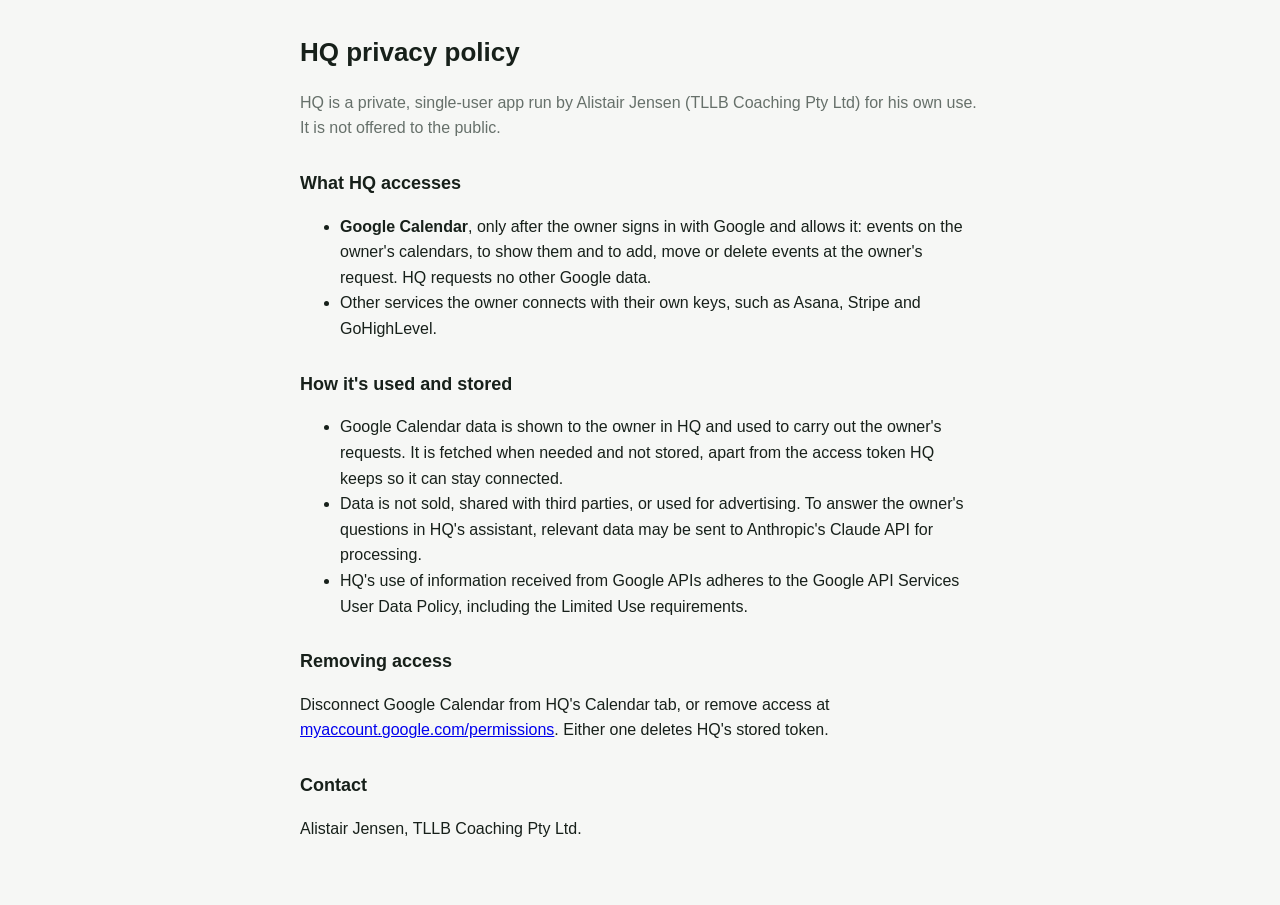
<file: hq/static/privacy.html>
<!doctype html>
<html lang="en-AU">
<head>
  <meta charset="utf-8">
  <meta name="viewport" content="width=device-width, initial-scale=1">
  <meta name="robots" content="noindex">
  <title>HQ privacy policy</title>
  <style>
    :root { --bg: #f6f7f5; --text: #17201a; --muted: #66706a; color-scheme: light; }
    @media (prefers-color-scheme: dark) { :root { --bg: #0f1411; --text: #e7ece8; --muted: #94a098; color-scheme: dark; } }
    body { margin: 0; background: var(--bg); color: var(--text); font: 16px/1.6 -apple-system, BlinkMacSystemFont, "Segoe UI", Roboto, sans-serif; }
    main { max-width: 680px; margin: 0 auto; padding: 32px 16px 48px; }
    h1 { font-size: 26px; margin: 0 0 4px; } h2 { font-size: 18px; margin: 28px 0 6px; } p, li { color: var(--text); } .muted { color: var(--muted); }
  </style>
</head>
<body>
<main>
  <h1>HQ privacy policy</h1>
  <p class="muted">HQ is a private, single-user app run by Alistair Jensen (TLLB Coaching Pty Ltd) for his own use. It is not offered to the public.</p>

  <h2>What HQ accesses</h2>
  <ul>
    <li><strong>Google Calendar</strong>, only after the owner signs in with Google and allows it: events on the owner's calendars, to show them and to add, move or delete events at the owner's request. HQ requests no other Google data.</li>
    <li>Other services the owner connects with their own keys, such as Asana, Stripe and GoHighLevel.</li>
  </ul>

  <h2>How it's used and stored</h2>
  <ul>
    <li>Google Calendar data is shown to the owner in HQ and used to carry out the owner's requests. It is fetched when needed and not stored, apart from the access token HQ keeps so it can stay connected.</li>
    <li>Data is not sold, shared with third parties, or used for advertising. To answer the owner's questions in HQ's assistant, relevant data may be sent to Anthropic's Claude API for processing.</li>
    <li>HQ's use of information received from Google APIs adheres to the Google API Services User Data Policy, including the Limited Use requirements.</li>
  </ul>

  <h2>Removing access</h2>
  <p>Disconnect Google Calendar from HQ's Calendar tab, or remove access at <a href="https://myaccount.google.com/permissions">myaccount.google.com/permissions</a>. Either one deletes HQ's stored token.</p>

  <h2>Contact</h2>
  <p>Alistair Jensen, TLLB Coaching Pty Ltd.</p>
</main>
</body>
</html>
</file>
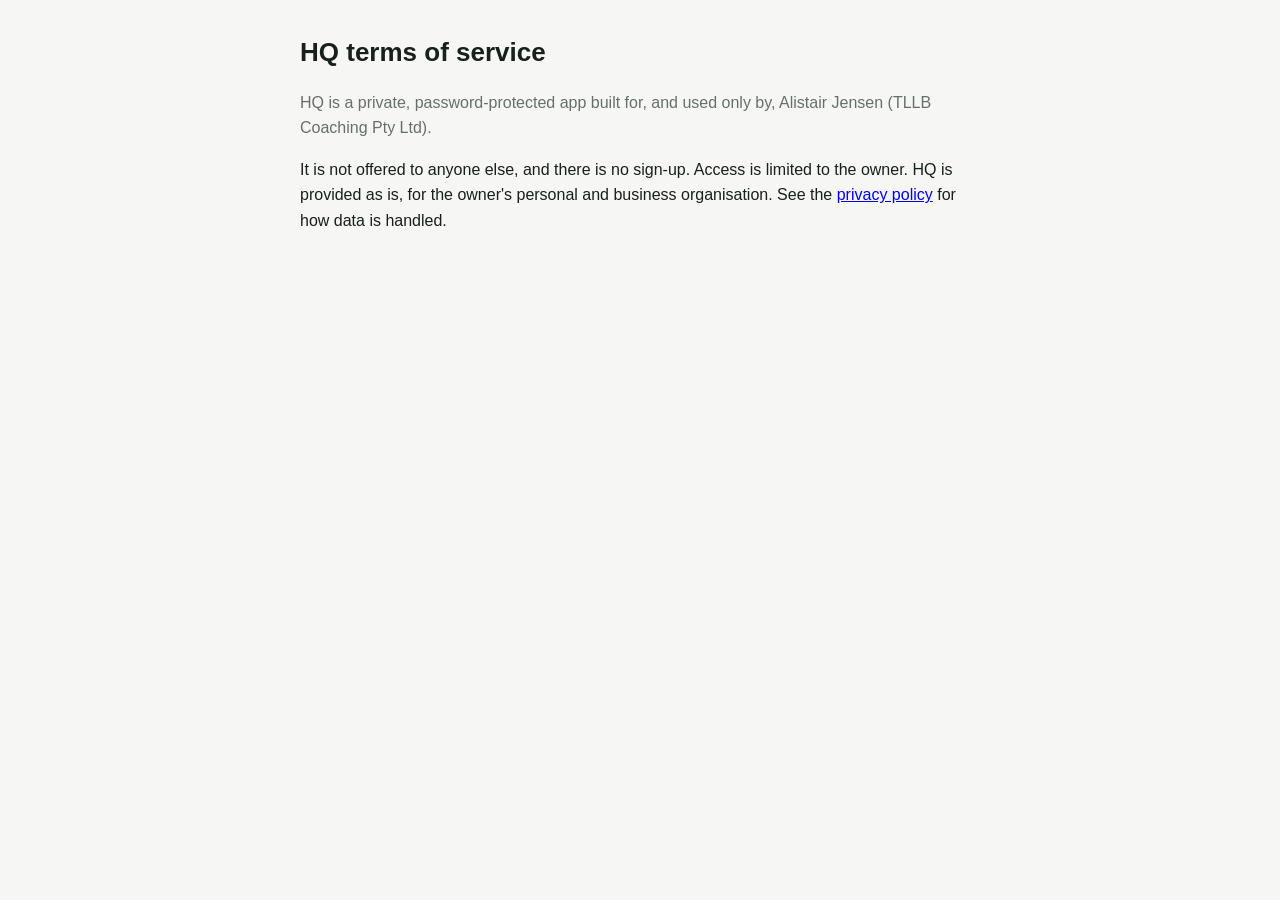
<file: hq/static/terms.html>
<!doctype html>
<html lang="en-AU">
<head>
  <meta charset="utf-8">
  <meta name="viewport" content="width=device-width, initial-scale=1">
  <meta name="robots" content="noindex">
  <title>HQ terms of service</title>
  <style>
    :root { --bg: #f6f7f5; --text: #17201a; --muted: #66706a; color-scheme: light; }
    @media (prefers-color-scheme: dark) { :root { --bg: #0f1411; --text: #e7ece8; --muted: #94a098; color-scheme: dark; } }
    body { margin: 0; background: var(--bg); color: var(--text); font: 16px/1.6 -apple-system, BlinkMacSystemFont, "Segoe UI", Roboto, sans-serif; }
    main { max-width: 680px; margin: 0 auto; padding: 32px 16px 48px; }
    h1 { font-size: 26px; margin: 0 0 4px; } .muted { color: var(--muted); }
  </style>
</head>
<body>
<main>
  <h1>HQ terms of service</h1>
  <p class="muted">HQ is a private, password-protected app built for, and used only by, Alistair Jensen (TLLB Coaching Pty Ltd).</p>
  <p>It is not offered to anyone else, and there is no sign-up. Access is limited to the owner. HQ is provided as is, for the owner's personal and business organisation. See the <a href="/privacy">privacy policy</a> for how data is handled.</p>
</main>
</body>
</html>
</file>
